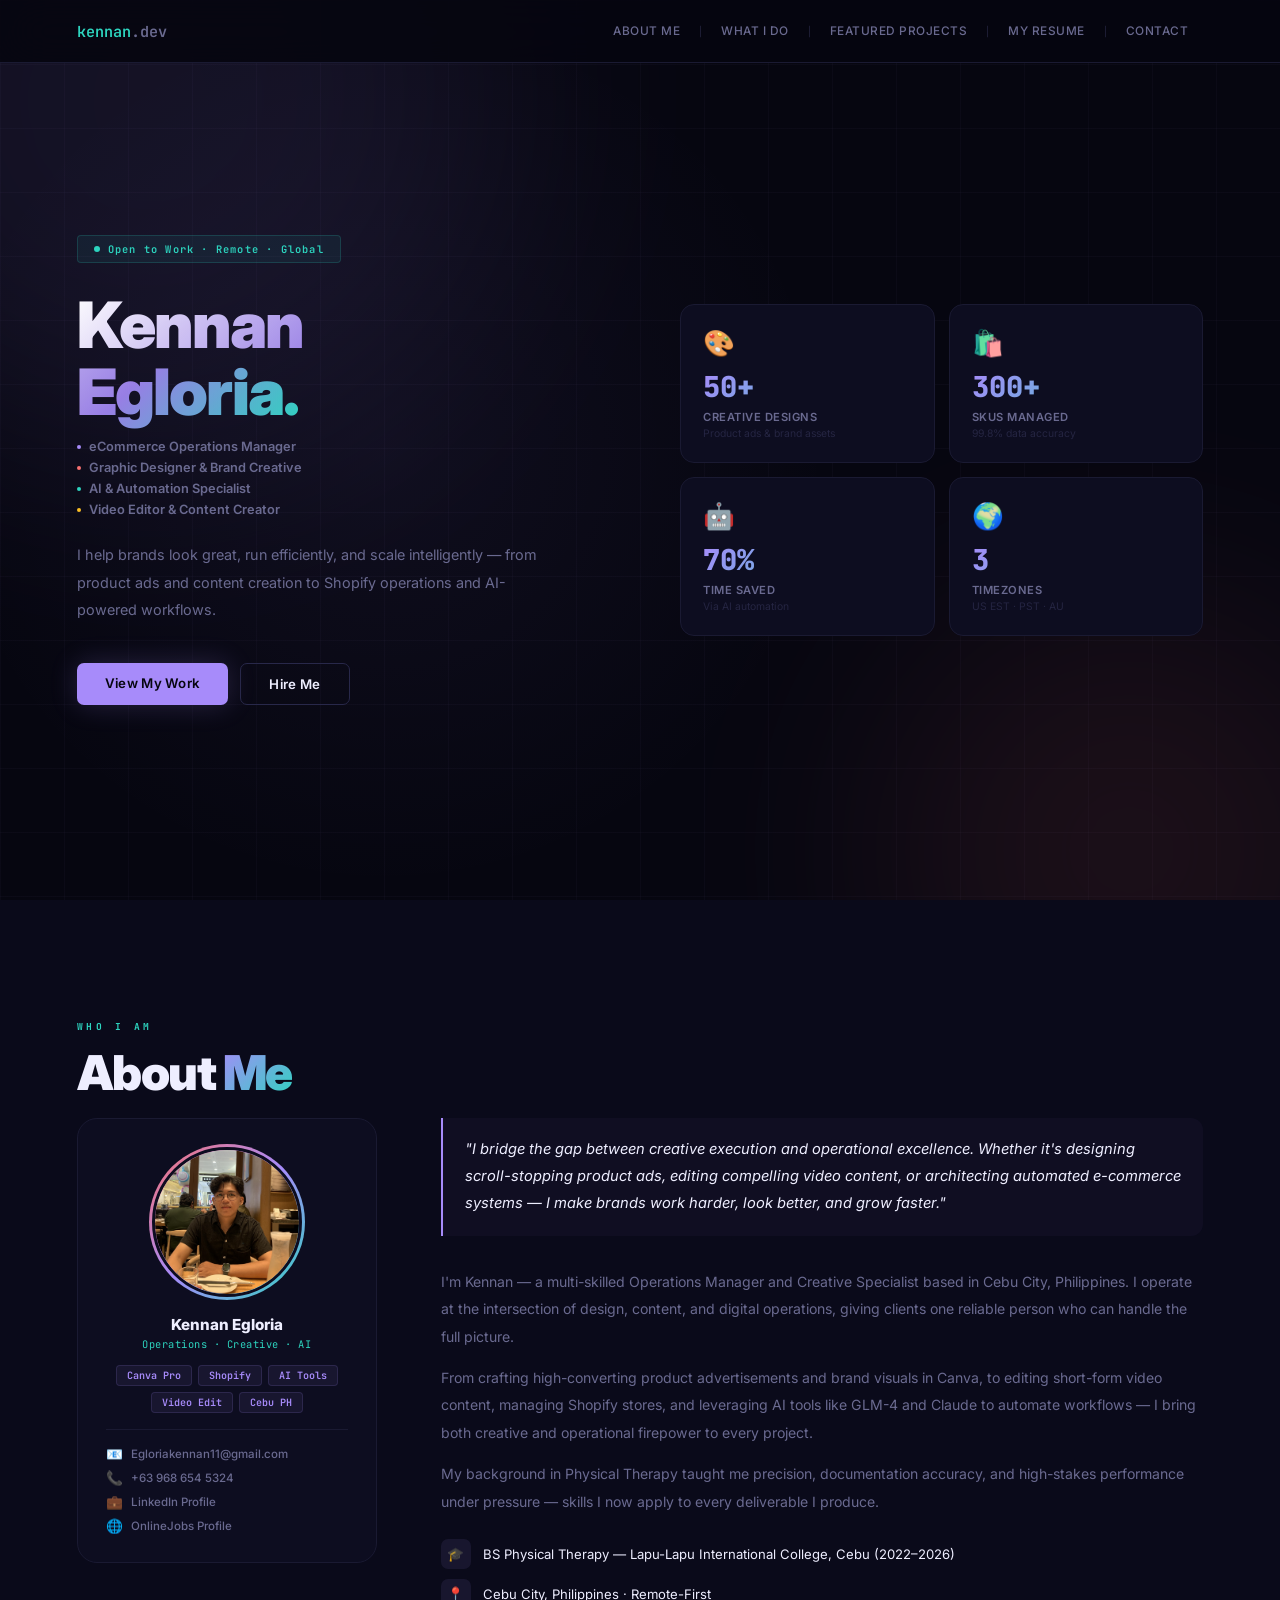
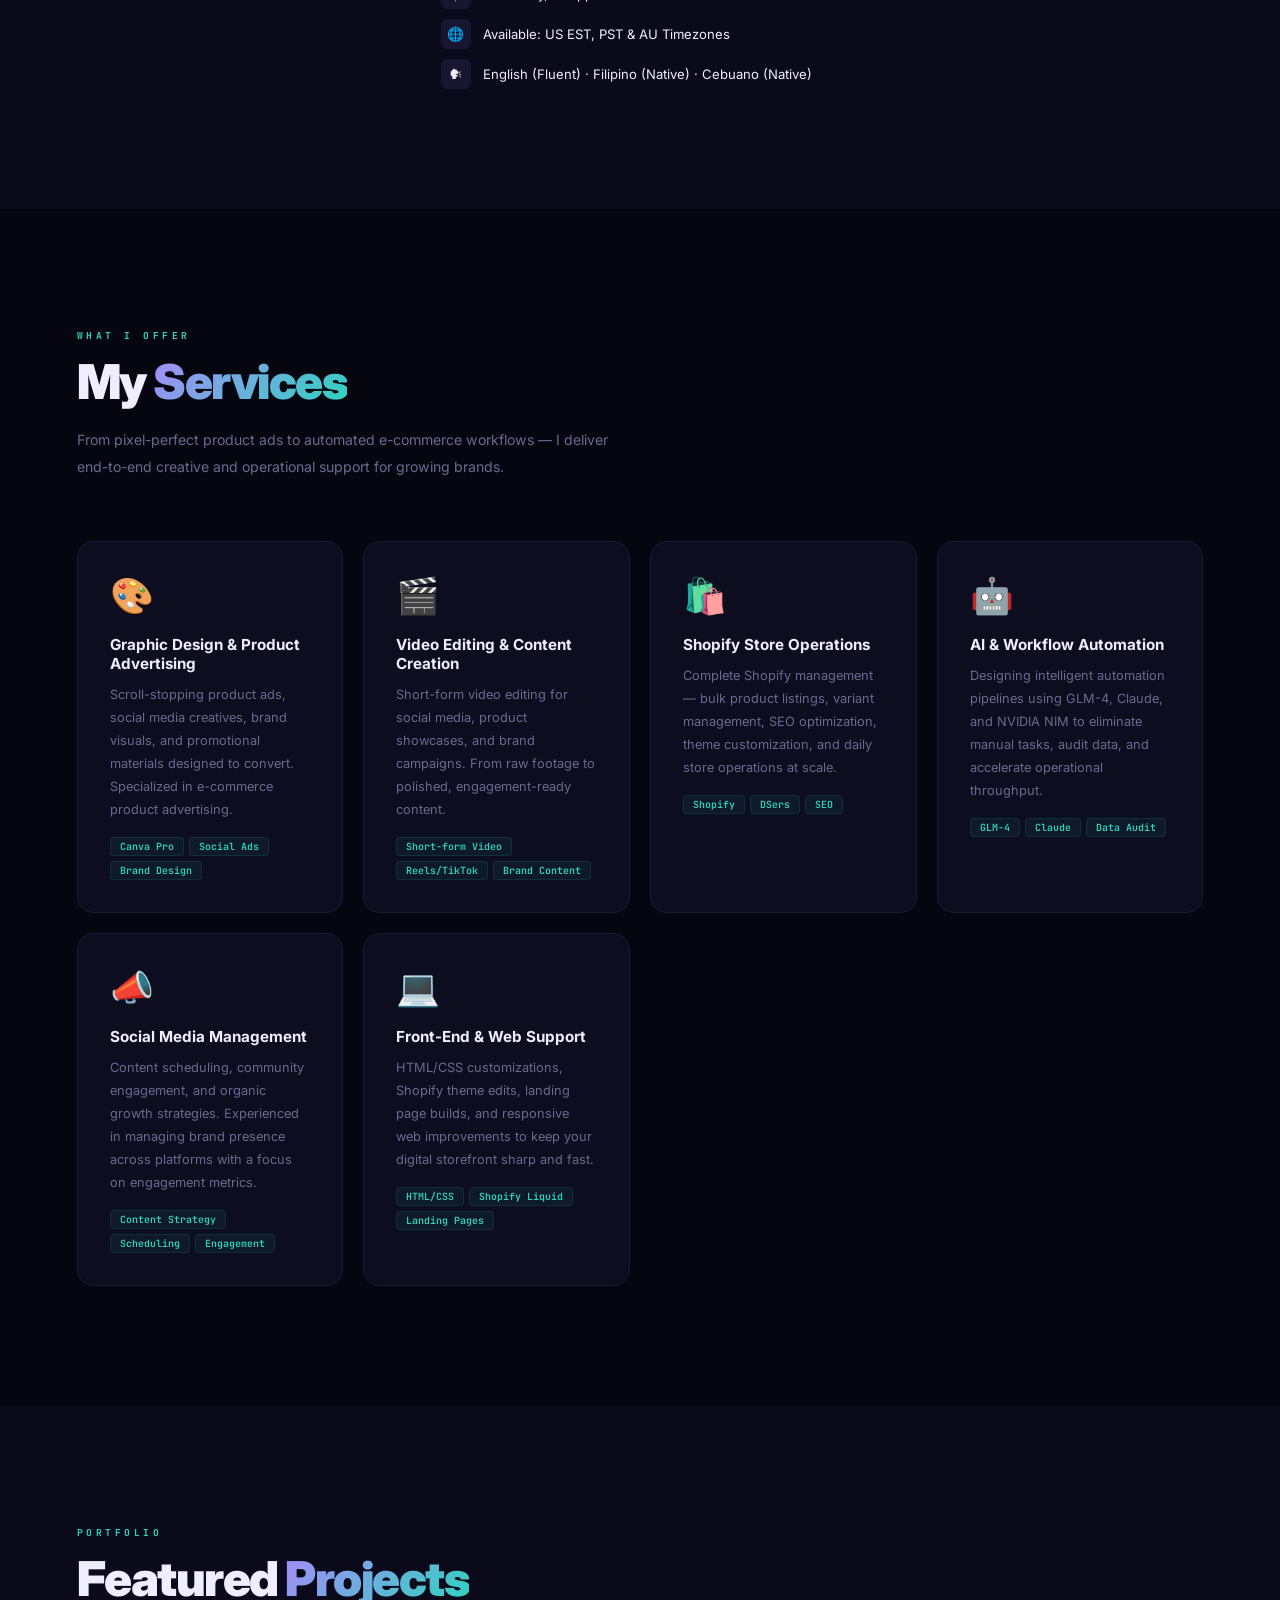
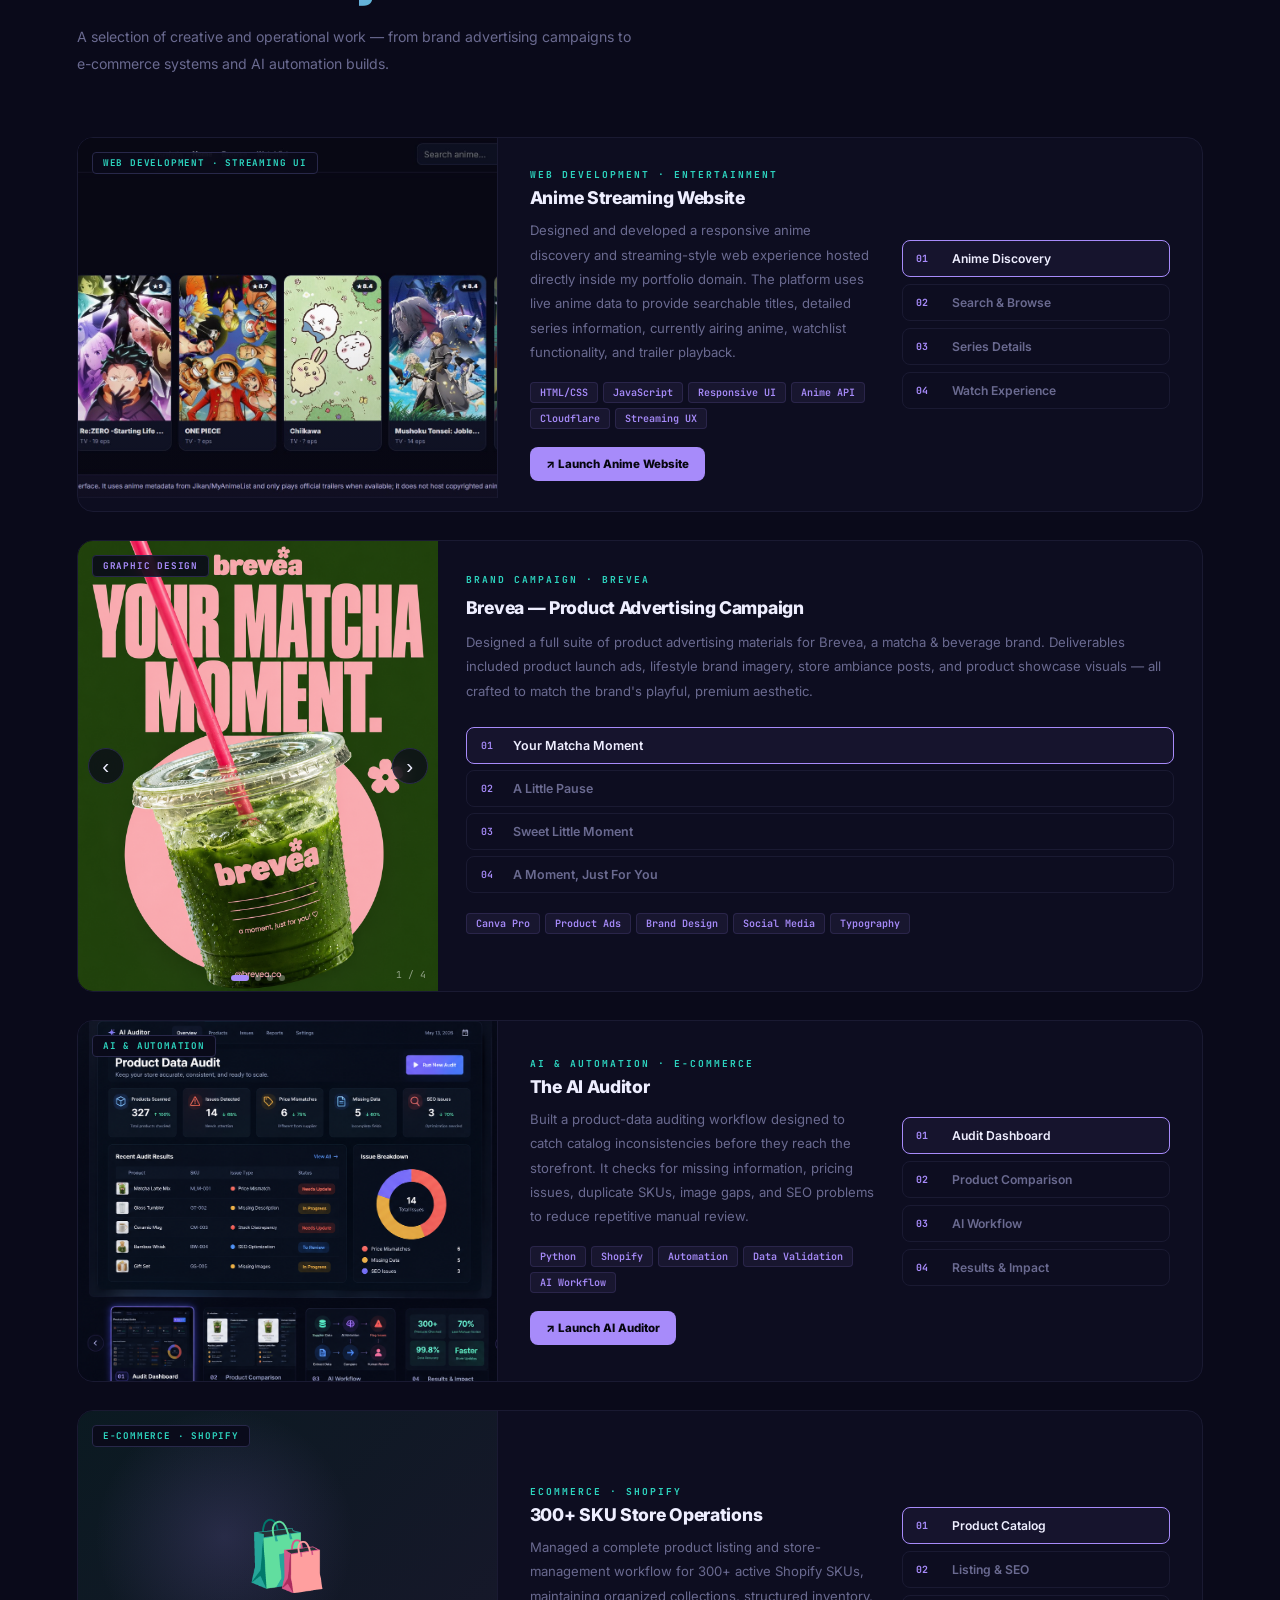
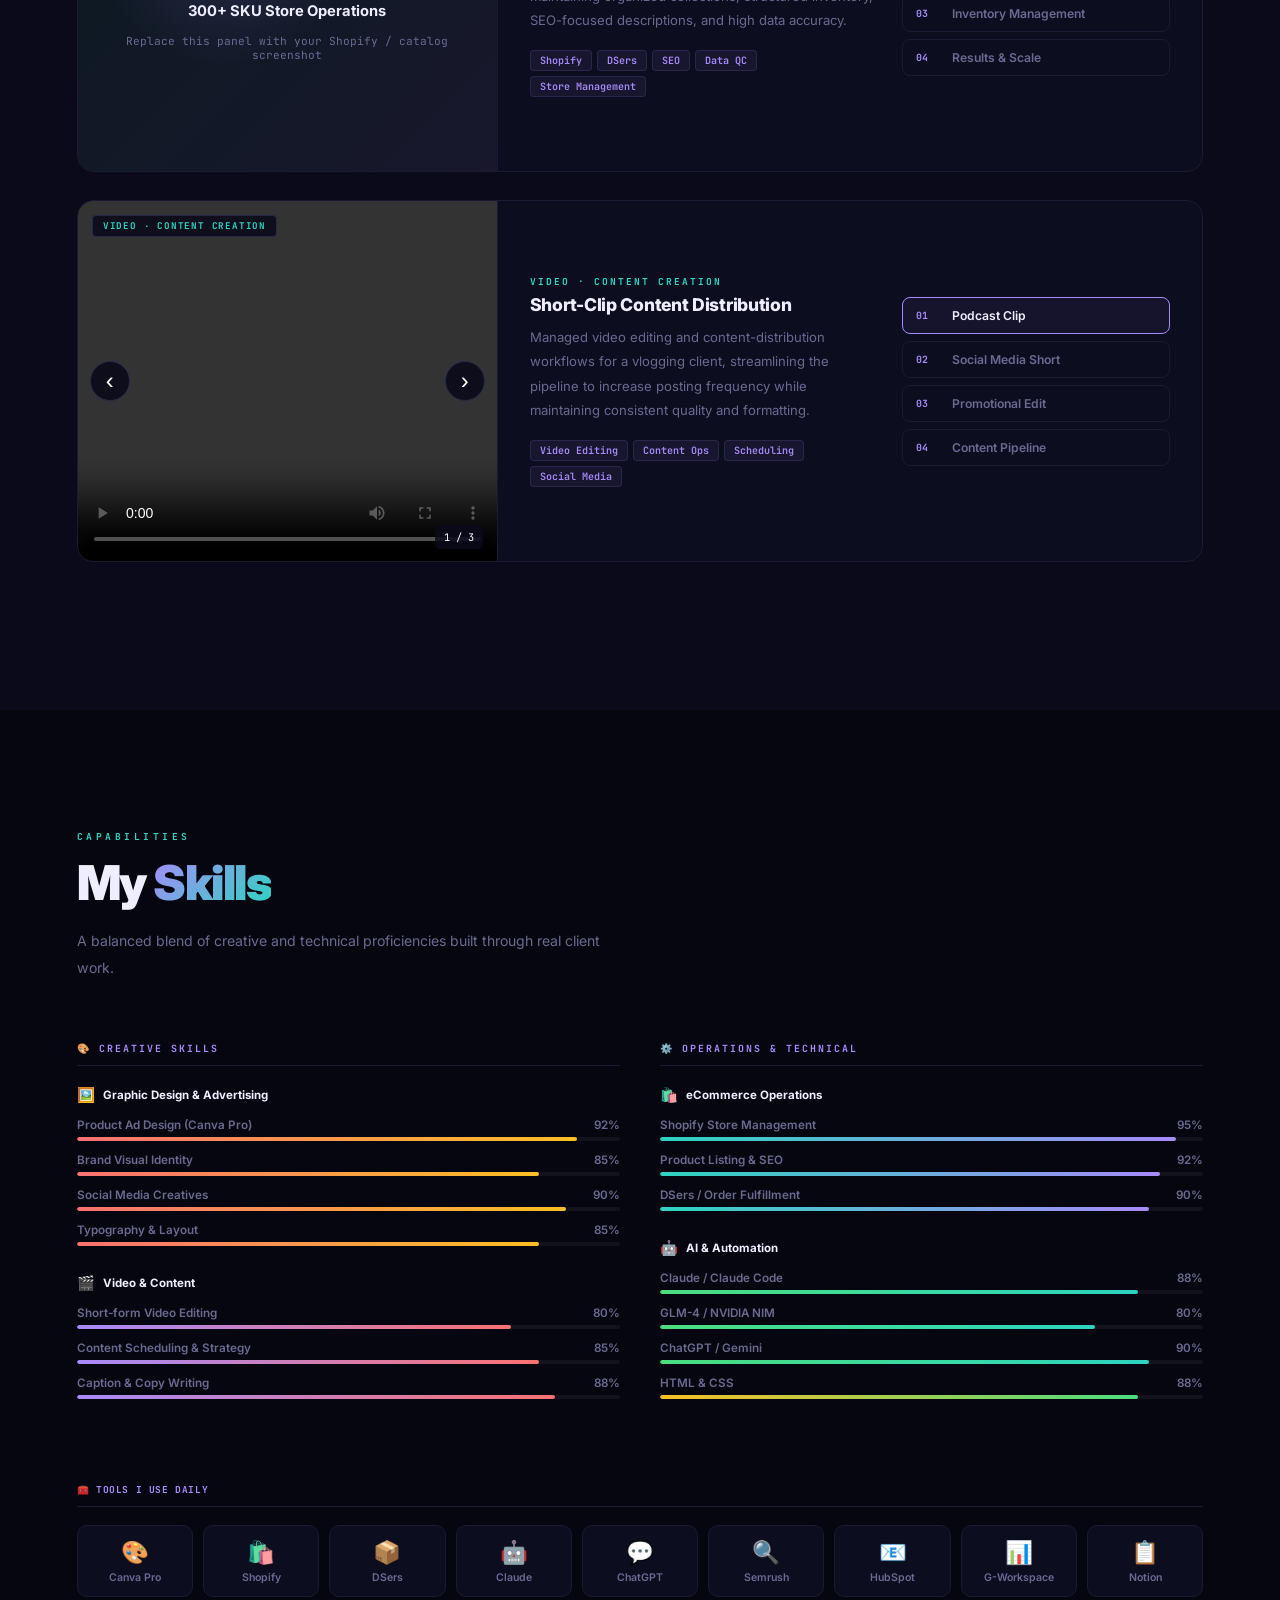
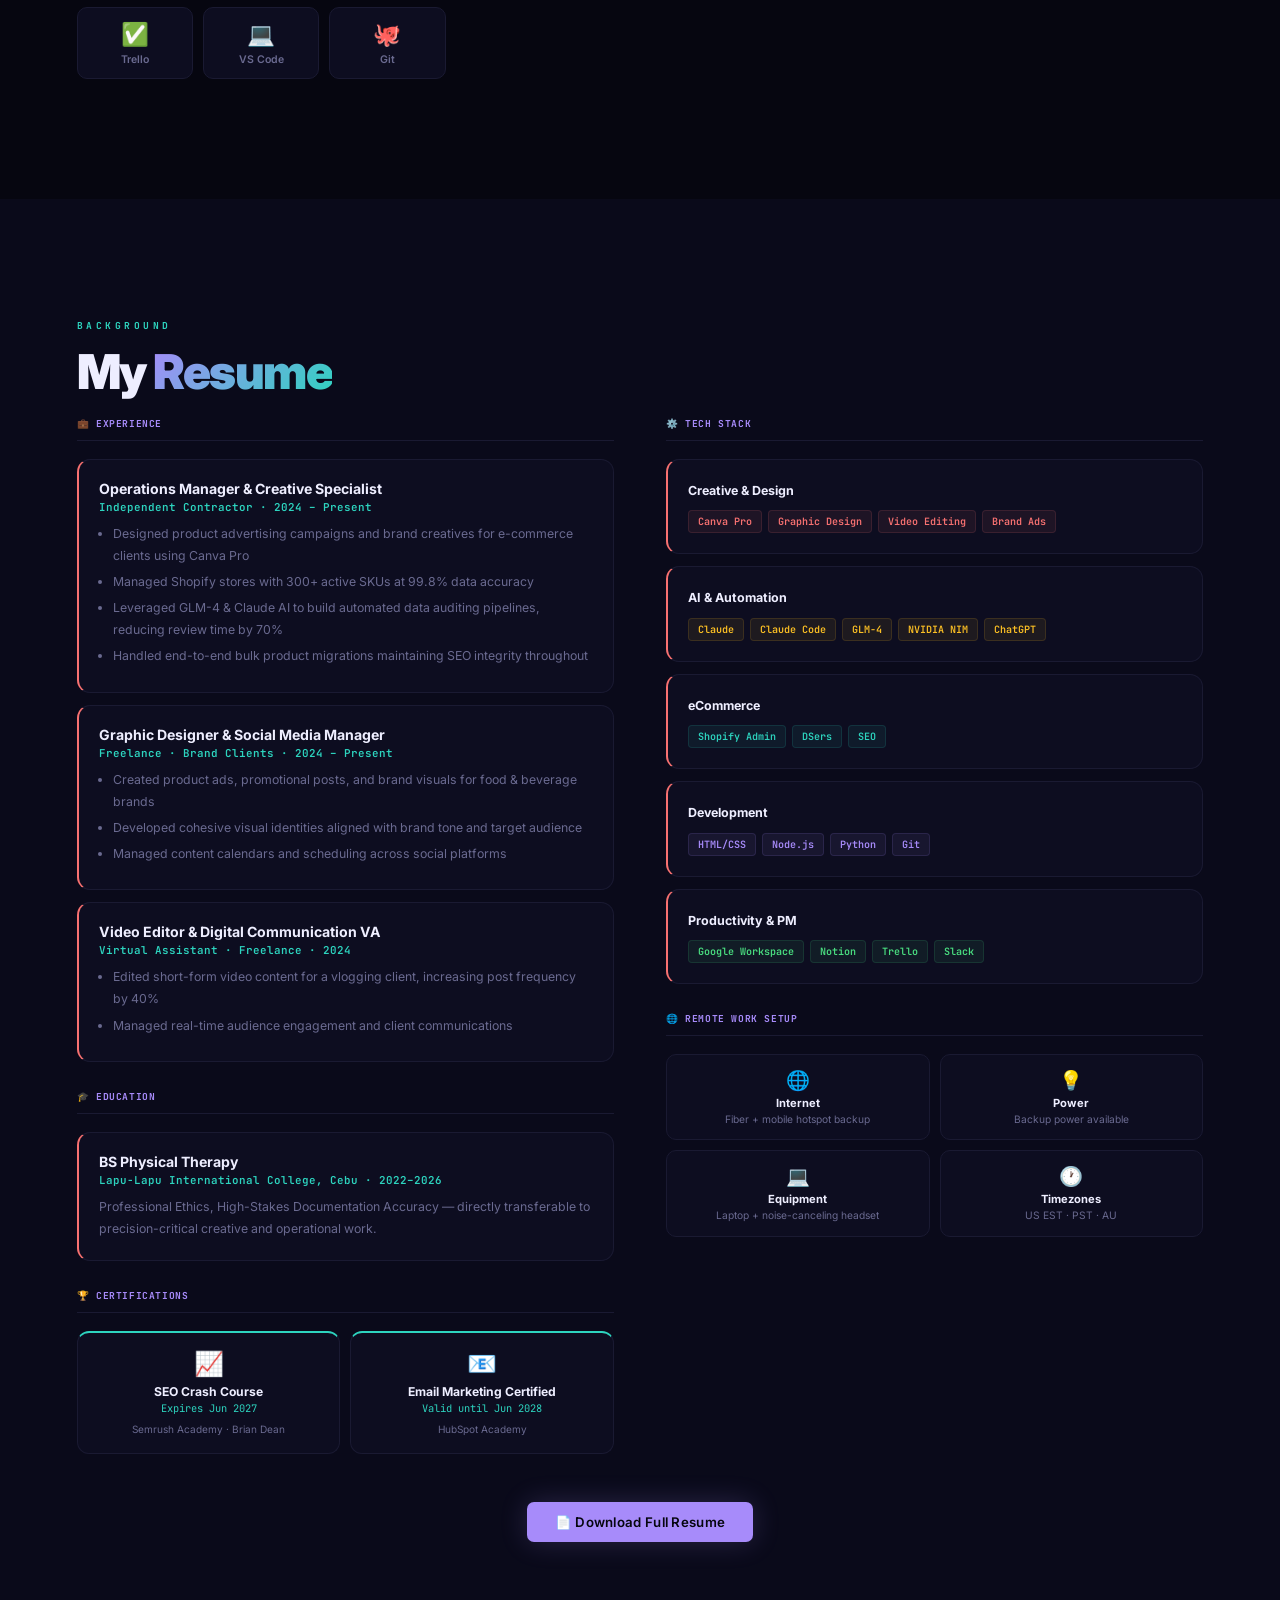
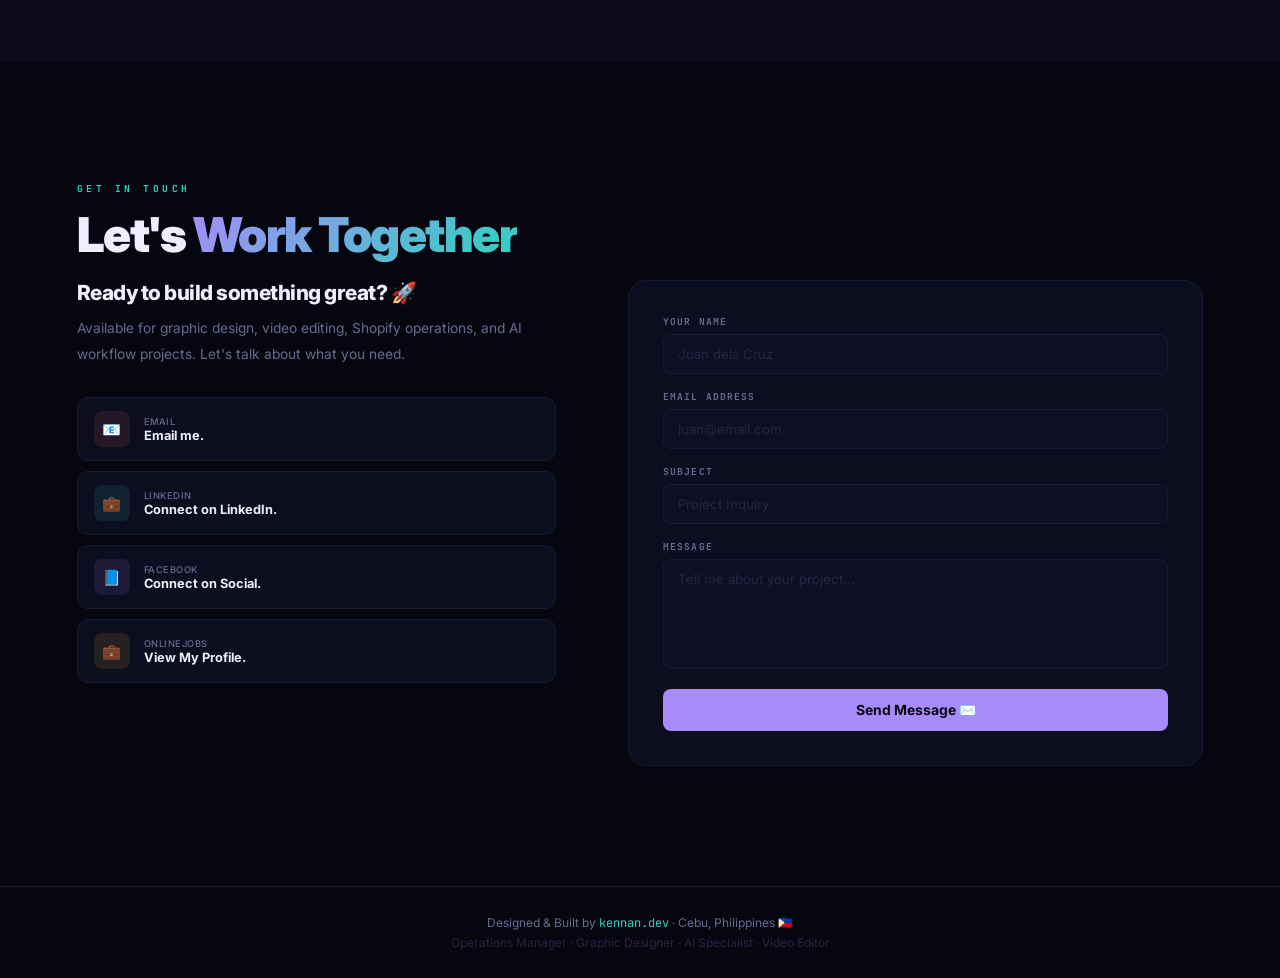
<file: index.html>
<!DOCTYPE html>
<html lang="en">
<head>
<meta charset="UTF-8"/>
<meta name="viewport" content="width=device-width,initial-scale=1.0"/>
<title>Kennan Egloria | Operations Manager & Creative Specialist</title>
<link rel="preconnect" href="https://fonts.googleapis.com"/>
<link href="https://fonts.googleapis.com/css2?family=Inter:wght@300;400;500;600;700;800;900&family=JetBrains+Mono:wght@400;600&display=swap" rel="stylesheet"/>
<style>
*{margin:0;padding:0;box-sizing:border-box;}
:root{
  --coral:#f87171;--violet:#a78bfa;--teal:#2dd4bf;--yellow:#fbbf24;--green:#4ade80;
  --bg:#060610;--bg2:#0a0a1a;--bg3:#0f0f24;--card:#0d0d20;
  --border:#1a1a32;--border2:#28284a;--text:#eeeeff;--muted:#6a6a90;--dim:#252542;
  --ease:cubic-bezier(0.16,1,0.3,1);
}
html{scroll-behavior:smooth;}
body{font-family:'Inter',sans-serif;background:var(--bg);color:var(--text);overflow-x:hidden;}
::-webkit-scrollbar{width:4px;}
::-webkit-scrollbar-track{background:var(--bg);}
::-webkit-scrollbar-thumb{background:var(--violet);border-radius:99px;}

/* SCROLL ANIMATIONS */
.reveal{opacity:0;transform:translateY(28px);transition:opacity .9s var(--ease),transform .9s var(--ease);}
.reveal.visible{opacity:1;transform:translateY(0);}
.reveal-left{opacity:0;transform:translateX(-32px);transition:opacity .9s var(--ease),transform .9s var(--ease);}
.reveal-left.visible{opacity:1;transform:translateX(0);}
.reveal-right{opacity:0;transform:translateX(32px);transition:opacity .9s var(--ease),transform .9s var(--ease);}
.reveal-right.visible{opacity:1;transform:translateX(0);}
.d1{transition-delay:.06s;}.d2{transition-delay:.13s;}.d3{transition-delay:.20s;}.d4{transition-delay:.27s;}
.d5{transition-delay:.34s;}.d6{transition-delay:.41s;}.d7{transition-delay:.48s;}.d8{transition-delay:.55s;}

/* NAV */
nav{position:fixed;top:0;width:100%;background:rgba(6,6,16,.9);backdrop-filter:blur(24px);z-index:999;padding:16px 6%;display:flex;justify-content:space-between;align-items:center;border-bottom:1px solid var(--border);}
.logo{font-family:'JetBrains Mono',monospace;font-weight:600;font-size:.95rem;color:var(--teal);}
.logo span{color:var(--muted);}
.nav-links{display:flex;align-items:center;gap:2px;}
.nav-links a{text-decoration:none;color:var(--muted);font-weight:500;font-size:.74rem;letter-spacing:.5px;text-transform:uppercase;padding:7px 14px;border-radius:6px;border:1px solid transparent;transition:.2s;}
.nav-links a:hover{color:var(--violet);background:rgba(167,139,250,.06);border-color:rgba(167,139,250,.14);}
.nav-divider{color:var(--dim);font-size:.6rem;padding:0 2px;}

/* HERO */
#hero{min-height:100vh;display:flex;align-items:center;padding:130px 6% 90px;position:relative;overflow:hidden;}
.grid-bg{position:absolute;inset:0;background-image:linear-gradient(rgba(167,139,250,.03) 1px,transparent 1px),linear-gradient(90deg,rgba(167,139,250,.03) 1px,transparent 1px);background-size:64px 64px;}
.radial{position:absolute;inset:0;background:radial-gradient(ellipse 50% 70% at 30% 50%,rgba(167,139,250,.06) 0%,transparent 70%);}
.blob{position:absolute;border-radius:50%;filter:blur(120px);opacity:.09;animation:drift 10s ease-in-out infinite;}
.blob1{width:700px;height:700px;background:var(--violet);top:-250px;left:-200px;}
.blob2{width:500px;height:500px;background:var(--coral);bottom:-200px;right:-100px;animation-delay:4s;}
@keyframes drift{0%,100%{transform:translateY(0) scale(1);}50%{transform:translateY(-24px) scale(1.03);}}

.hero-inner{position:relative;z-index:1;display:grid;grid-template-columns:1fr 1fr;gap:80px;align-items:center;max-width:1200px;width:100%;}
.hero-left{}
.hero-tag{display:inline-flex;align-items:center;gap:8px;background:rgba(45,212,191,.07);border:1px solid rgba(45,212,191,.18);color:var(--teal);font-size:.65rem;font-weight:600;padding:6px 16px;border-radius:4px;margin-bottom:28px;letter-spacing:1.2px;font-family:'JetBrains Mono',monospace;}
.dot{width:6px;height:6px;border-radius:50%;background:var(--teal);animation:pulse 2.2s infinite;}
@keyframes pulse{0%,100%{opacity:1;transform:scale(1);}50%{opacity:.3;transform:scale(.75);}}
.hero-name{font-size:clamp(2.8rem,5vw,4.8rem);font-weight:900;line-height:1.05;letter-spacing:-2px;margin-bottom:14px;}
.hero-name .grad{background:linear-gradient(135deg,#fff 0%,rgba(167,139,250,.9) 60%,var(--teal) 100%);-webkit-background-clip:text;-webkit-text-fill-color:transparent;}
.hero-roles{display:flex;flex-direction:column;gap:6px;margin-bottom:24px;}
.role-pill{display:inline-flex;align-items:center;gap:8px;font-size:.8rem;font-weight:600;color:var(--muted);}
.role-pill .rp-dot{width:4px;height:4px;border-radius:50%;}
.rp1{background:var(--violet);}.rp2{background:var(--coral);}.rp3{background:var(--teal);}.rp4{background:var(--yellow);}
.hero-sub{font-size:.9rem;color:var(--muted);line-height:1.9;max-width:480px;margin-bottom:40px;}
.hero-btns{display:flex;gap:12px;flex-wrap:wrap;}
.btn{padding:12px 28px;border-radius:7px;font-weight:600;font-size:.83rem;cursor:pointer;border:none;transition:.25s;text-decoration:none;display:inline-block;font-family:'Inter',sans-serif;letter-spacing:.3px;}
.btn-primary{background:var(--violet);color:#06060f;box-shadow:0 0 28px rgba(167,139,250,.2);}
.btn-primary:hover{background:#baaafb;transform:translateY(-3px);box-shadow:0 0 40px rgba(167,139,250,.36);}
.btn-outline{background:transparent;border:1px solid var(--border2);color:var(--text);}
.btn-outline:hover{border-color:var(--violet);color:var(--violet);transform:translateY(-3px);}

/* Hero right - stat cards */
.hero-right{display:grid;grid-template-columns:1fr 1fr;gap:14px;}
.h-stat{background:var(--card);border:1px solid var(--border);border-radius:14px;padding:22px;transition:.3s;}
.h-stat:hover{border-color:var(--border2);transform:translateY(-4px);}
.h-stat .hs-icon{font-size:1.6rem;margin-bottom:10px;}
.h-stat .hs-num{font-size:1.8rem;font-weight:900;font-family:'JetBrains Mono',monospace;background:linear-gradient(135deg,var(--violet),var(--teal));-webkit-background-clip:text;-webkit-text-fill-color:transparent;margin-bottom:4px;}
.h-stat .hs-lbl{font-size:.7rem;color:var(--muted);font-weight:600;letter-spacing:.5px;text-transform:uppercase;}
.h-stat .hs-sub{font-size:.65rem;color:var(--dim);margin-top:3px;}

/* SECTIONS */
section{padding:120px 6%;}
.sec-label{font-size:.6rem;font-weight:700;letter-spacing:3.5px;text-transform:uppercase;color:var(--teal);margin-bottom:10px;font-family:'JetBrains Mono',monospace;}
.sec-title{font-size:clamp(2rem,4vw,3rem);font-weight:900;margin-bottom:16px;letter-spacing:-1.5px;}
.sec-title span{background:linear-gradient(135deg,var(--violet),var(--teal));-webkit-background-clip:text;-webkit-text-fill-color:transparent;}
.sec-desc{font-size:.88rem;color:var(--muted);line-height:1.9;max-width:560px;margin-bottom:60px;}

/* ABOUT */
#about{background:var(--bg2);}
.about-grid{display:grid;grid-template-columns:300px 1fr;gap:64px;align-items:start;}
.about-photo-col{}
.about-photo-card{background:var(--card);border:1px solid var(--border);border-radius:20px;padding:28px;text-align:center;position:sticky;top:100px;}
.photo-wrap{position:relative;width:150px;height:150px;margin:0 auto 18px;}
.photo-wrap::before{content:'';position:absolute;inset:-3px;border-radius:50%;background:linear-gradient(135deg,var(--coral),var(--violet),var(--teal));z-index:0;animation:spin 7s linear infinite;}
@keyframes spin{0%{filter:hue-rotate(0deg);}100%{filter:hue-rotate(360deg);}}
.photo-wrap img{position:relative;z-index:1;width:100%;height:100%;border-radius:50%;object-fit:cover;object-position:center top;border:3px solid var(--card);}
.apc-name{font-size:.95rem;font-weight:800;color:var(--text);margin-bottom:3px;}
.apc-role{font-size:.65rem;color:var(--teal);font-family:'JetBrains Mono',monospace;letter-spacing:.5px;margin-bottom:14px;}
.apc-tags{display:flex;flex-wrap:wrap;gap:6px;justify-content:center;}
.tag{background:rgba(167,139,250,.07);border:1px solid rgba(167,139,250,.14);color:var(--violet);border-radius:4px;padding:3px 10px;font-size:.63rem;font-weight:600;font-family:'JetBrains Mono',monospace;}
.divider{width:100%;height:1px;background:var(--border);margin:16px 0;}
.apc-contacts{display:flex;flex-direction:column;gap:8px;}
.apc-contact{display:flex;align-items:center;gap:8px;text-decoration:none;font-size:.72rem;color:var(--muted);font-weight:500;transition:.2s;}
.apc-contact:hover{color:var(--violet);}
.apc-contact .cc{font-size:.85rem;}

.about-content{}
.quote{border-left:2px solid var(--violet);padding:18px 22px;background:rgba(167,139,250,.04);border-radius:0 12px 12px 0;color:var(--text);font-style:italic;font-size:.92rem;line-height:1.85;margin-bottom:32px;}
.about-content p{color:var(--muted);line-height:1.95;font-size:.88rem;margin-bottom:14px;}
.info-rows{display:flex;flex-direction:column;gap:10px;margin-top:24px;}
.info-row{display:flex;align-items:center;gap:12px;font-size:.82rem;color:var(--text);}
.info-row .ico{width:30px;height:30px;border-radius:7px;background:rgba(167,139,250,.09);display:flex;align-items:center;justify-content:center;font-size:.85rem;flex-shrink:0;}

/* SERVICES */
#services{background:var(--bg);}
.services-grid{display:grid;grid-template-columns:repeat(auto-fit,minmax(260px,1fr));gap:20px;}
.svc-card{background:var(--card);border:1px solid var(--border);border-radius:16px;padding:32px;transition:transform .35s var(--ease),border-color .3s,box-shadow .35s var(--ease);position:relative;overflow:hidden;cursor:default;}
.svc-card::after{content:'';position:absolute;bottom:0;left:0;right:0;height:2px;background:linear-gradient(90deg,var(--violet),var(--teal));opacity:0;transition:.3s;}
.svc-card:hover{transform:translateY(-8px);border-color:var(--border2);box-shadow:0 28px 64px rgba(0,0,0,.5);}
.svc-card:hover::after{opacity:1;}
.svc-icon{font-size:2.2rem;margin-bottom:18px;}
.svc-card h4{font-size:.95rem;font-weight:700;color:var(--text);margin-bottom:10px;}
.svc-card p{font-size:.8rem;color:var(--muted);line-height:1.8;}
.svc-tags{display:flex;flex-wrap:wrap;gap:5px;margin-top:16px;}
.svc-tag{background:rgba(45,212,191,.06);border:1px solid rgba(45,212,191,.12);color:var(--teal);font-size:.62rem;font-weight:600;padding:2px 9px;border-radius:4px;font-family:'JetBrains Mono',monospace;}

/* PROJECTS */
#projects{background:var(--bg2);}
/* Featured large project */
.proj-featured{display:grid;grid-template-columns:1fr 1fr;gap:28px;margin-bottom:28px;}
.proj-card{background:var(--card);border:1px solid var(--border);border-radius:16px;overflow:hidden;transition:transform .35s var(--ease),border-color .3s,box-shadow .35s var(--ease);}
.proj-card:hover{transform:translateY(-6px);border-color:rgba(167,139,250,.3);box-shadow:0 24px 56px rgba(0,0,0,.5);}
.proj-card.large{grid-column:span 2;}

/* BREVEA SLIDER */
.brevea-card{padding:0;overflow:hidden;}
.brevea-layout{display:grid;grid-template-columns:auto 1fr;align-items:start;}
.brevea-slider-wrap{position:relative;background:#000;flex-shrink:0;width:360px;}
.brevea-badge{position:absolute;top:14px;left:14px;z-index:10;background:rgba(10,10,26,.85);border:1px solid var(--border2);color:var(--violet);font-size:.58rem;font-weight:700;padding:4px 10px;border-radius:4px;letter-spacing:.8px;font-family:'JetBrains Mono',monospace;backdrop-filter:blur(8px);}
.brevea-slider{width:360px;overflow:hidden;aspect-ratio:4/5;position:relative;}
.brevea-slide{position:absolute;inset:0;opacity:0;transition:opacity .5s var(--ease);display:flex;align-items:center;justify-content:center;background:#111;}
.brevea-slide.active{opacity:1;position:relative;}
.brevea-slide img{width:100%;height:100%;object-fit:contain;display:block;}
.slide-fb{display:flex;flex-direction:column;align-items:center;justify-content:center;gap:10px;height:100%;color:var(--muted);font-size:3rem;}
.slide-fb span{font-size:.7rem;font-family:'JetBrains Mono',monospace;color:var(--dim);}
.sl-btn{position:absolute;top:50%;transform:translateY(-50%);background:rgba(10,10,26,.75);border:1px solid var(--border2);color:var(--text);width:36px;height:36px;border-radius:50%;font-size:1.3rem;cursor:pointer;z-index:10;backdrop-filter:blur(8px);transition:.2s;display:flex;align-items:center;justify-content:center;line-height:1;}
.sl-btn:hover{background:var(--violet);color:#06060f;border-color:var(--violet);}
.sl-prev{left:10px;}.sl-next{right:10px;}
.sl-dots{position:absolute;bottom:10px;left:50%;transform:translateX(-50%);display:flex;gap:6px;z-index:10;}
.sl-dot{width:6px;height:6px;border-radius:50%;background:rgba(255,255,255,.3);cursor:pointer;transition:.3s;}
.sl-dot.active{background:var(--violet);width:18px;border-radius:4px;}
.sl-counter{position:absolute;bottom:10px;right:12px;font-size:.6rem;font-family:'JetBrains Mono',monospace;color:rgba(255,255,255,.5);z-index:10;}
.brevea-info{padding:32px 28px;display:flex;flex-direction:column;justify-content:center;}
.brevea-info h4{font-size:1.1rem;font-weight:800;color:var(--text);margin:6px 0 12px;letter-spacing:-.3px;}
.brevea-info p{font-size:.82rem;color:var(--muted);line-height:1.85;margin-bottom:24px;}
.brevea-slides-list{display:flex;flex-direction:column;gap:6px;}
.bsl-item{display:flex;align-items:center;gap:12px;padding:10px 14px;border-radius:8px;border:1px solid var(--border);cursor:pointer;transition:.25s;}
.bsl-item:hover,.bsl-item.active{border-color:var(--violet);background:rgba(167,139,250,.06);}
.bsl-num{font-size:.62rem;font-family:'JetBrains Mono',monospace;color:var(--violet);font-weight:600;width:20px;flex-shrink:0;}
.bsl-lbl{font-size:.78rem;font-weight:600;color:var(--muted);}
.bsl-item.active .bsl-lbl{color:var(--text);}
@media(max-width:900px){
  .brevea-layout{grid-template-columns:1fr;}
  .brevea-slider-wrap,.brevea-slider{width:100%;}
}
.proj-thumb{height:220px;display:flex;align-items:center;justify-content:center;font-size:3rem;position:relative;overflow:hidden;}
.proj-thumb img{width:100%;height:100%;object-fit:cover;transition:.4s;}
.proj-card:hover .proj-thumb img{transform:scale(1.04);}
.proj-thumb-fallback{width:100%;height:100%;display:flex;align-items:center;justify-content:center;font-size:3rem;}
.pt1{background:linear-gradient(135deg,rgba(45,212,191,.15),rgba(167,139,250,.08));}
.pt2{background:linear-gradient(135deg,rgba(248,113,113,.15),rgba(251,191,36,.08));}
.pt3{background:linear-gradient(135deg,rgba(167,139,250,.15),rgba(248,113,113,.08));}
.pt4{background:linear-gradient(135deg,rgba(74,222,128,.15),rgba(45,212,191,.08));}
.pt5{background:linear-gradient(135deg,rgba(251,191,36,.15),rgba(74,222,128,.08));}
.proj-badge{position:absolute;top:14px;right:14px;background:rgba(10,10,26,.8);border:1px solid var(--border2);color:var(--violet);font-size:.58rem;font-weight:700;padding:4px 10px;border-radius:4px;letter-spacing:.8px;font-family:'JetBrains Mono',monospace;backdrop-filter:blur(8px);}
.proj-body{padding:24px;}
.proj-client{font-size:.6rem;font-weight:700;letter-spacing:2px;text-transform:uppercase;color:var(--teal);margin-bottom:5px;font-family:'JetBrains Mono',monospace;}
.proj-body h4{font-size:.98rem;font-weight:700;margin-bottom:8px;color:var(--text);}
.proj-body p{font-size:.78rem;color:var(--muted);line-height:1.8;margin-bottom:14px;}
.proj-tags{display:flex;flex-wrap:wrap;gap:5px;}
.ptag{background:rgba(167,139,250,.07);border:1px solid rgba(167,139,250,.13);color:var(--violet);font-size:.63rem;font-weight:600;padding:3px 9px;border-radius:4px;font-family:'JetBrains Mono',monospace;}
.proj-grid-small{display:grid;grid-template-columns:repeat(auto-fit,minmax(280px,1fr));gap:22px;}


/* PROJECT ACTION BUTTON */
.proj-actions{margin-top:18px;display:flex;gap:10px;flex-wrap:wrap;}
.proj-launch{
  display:inline-flex;align-items:center;gap:8px;
  padding:10px 16px;border-radius:8px;
  background:linear-gradient(135deg,var(--violet),#6d5dfc);
  color:#070711;text-decoration:none;font-size:.72rem;font-weight:800;
  border:1px solid rgba(167,139,250,.28);
  box-shadow:0 8px 24px rgba(167,139,250,.14);
  transition:.25s;
}
.proj-launch:hover{transform:translateY(-2px);box-shadow:0 12px 30px rgba(167,139,250,.25);}


/* AI AUDITOR FEATURED CASE STUDY */
.ai-featured{padding:0;overflow:hidden;margin-bottom:28px;}
.ai-featured-layout{
  display:grid;
  grid-template-columns:minmax(420px, .95fr) minmax(0, 1.25fr);
  align-items:stretch;
}
.ai-featured-media{
  position:relative;
  background:#070b16;
  overflow:hidden;
  min-height:430px;
  border-right:1px solid var(--border);
}
.ai-featured-media img{
  width:100%;
  height:100%;
  object-fit:cover;
  object-position:left center;
  display:block;
  transition:transform .45s var(--ease);
}
.ai-featured:hover .ai-featured-media img{transform:scale(1.015);}
.ai-featured-badge{
  position:absolute;
  top:14px;
  left:14px;
  z-index:2;
  background:rgba(10,10,26,.9);
  border:1px solid var(--border2);
  color:var(--teal);
  font-size:.58rem;
  font-weight:700;
  padding:4px 10px;
  border-radius:4px;
  letter-spacing:.8px;
  font-family:'JetBrains Mono',monospace;
  backdrop-filter:blur(8px);
}
.ai-featured-info{
  padding:34px 32px;
  display:flex;
  flex-direction:column;
  justify-content:center;
}
.ai-featured-info h4{
  font-size:1.15rem;
  font-weight:800;
  color:var(--text);
  margin:6px 0 12px;
  letter-spacing:-.3px;
}
.ai-featured-info>p{
  font-size:.82rem;
  color:var(--muted);
  line-height:1.85;
  margin-bottom:24px;
}
.ai-case-list{display:flex;flex-direction:column;gap:7px;}
.ai-case-item{
  display:flex;
  align-items:center;
  gap:12px;
  padding:11px 14px;
  border-radius:8px;
  border:1px solid var(--border);
  transition:.25s;
}
.ai-case-item:first-child,
.ai-case-item:hover{
  border-color:var(--violet);
  background:rgba(167,139,250,.06);
}
.ai-case-num{
  width:24px;
  flex-shrink:0;
  font-size:.62rem;
  font-family:'JetBrains Mono',monospace;
  color:var(--violet);
  font-weight:700;
}
.ai-case-label{font-size:.78rem;font-weight:600;color:var(--muted);}
.ai-case-item:first-child .ai-case-label{color:var(--text);}
.ai-actions{display:flex;gap:10px;flex-wrap:wrap;margin-top:20px;}
.ai-launch{
  display:inline-flex;
  align-items:center;
  gap:8px;
  padding:10px 16px;
  border-radius:8px;
  text-decoration:none;
  font-size:.72rem;
  font-weight:800;
  background:var(--violet);
  color:#06060f;
  transition:.25s;
}
.ai-launch:hover{transform:translateY(-2px);background:#baaafb;}
@media(max-width:900px){
  .ai-featured-layout{grid-template-columns:1fr;}
  .ai-featured-media{min-height:0;border-right:none;border-bottom:1px solid var(--border);}
  .ai-featured-media img{height:auto;aspect-ratio:16/10;object-fit:cover;}
}

/* ===== PROJECT MODAL IMAGE CAROUSEL ===== */

.project-modal-media {
  position: relative;
}

.modal-gallery-image {
  width: 100%;
  height: 100%;
  max-height: 560px;
  object-fit: contain;
  display: block;
  background: #03040a;
}

.modal-gallery-btn {
  position: absolute;
  top: 50%;
  transform: translateY(-50%);
  z-index: 20;

  width: 48px;
  height: 48px;

  display: flex;
  align-items: center;
  justify-content: center;

  border-radius: 50%;
  border: 1px solid rgba(167, 139, 250, 0.35);

  background: rgba(5, 5, 18, 0.9);
  color: white;

  font-size: 1.7rem;
  cursor: pointer;

  backdrop-filter: blur(10px);
  transition: 0.2s ease;
}

.modal-gallery-btn:hover {
  background: #a78bfa;
  color: #050510;
  transform: translateY(-50%) scale(1.08);
}

.modal-gallery-prev {
  left: 20px;
}

.modal-gallery-next {
  right: 20px;
}

.modal-gallery-dots {
  position: absolute;
  left: 50%;
  bottom: 18px;
  transform: translateX(-50%);

  display: flex;
  align-items: center;
  gap: 7px;

  z-index: 20;

  padding: 8px 11px;

  background: rgba(5, 5, 15, 0.72);
  border-radius: 30px;

  backdrop-filter: blur(8px);
}

.modal-gallery-dot {
  width: 7px;
  height: 7px;

  border: 0;
  border-radius: 50%;

  background: rgba(255,255,255,.35);
  cursor: pointer;

  padding: 0;

  transition: 0.2s ease;
}

.modal-gallery-dot.active {
  width: 23px;
  border-radius: 20px;
  background: #a78bfa;
}

/* image counter */
.modal-gallery-counter {
  position: absolute;
  right: 20px;
  bottom: 18px;

  z-index: 20;

  padding: 7px 10px;

  border-radius: 6px;

  background: rgba(5,5,15,.72);

  color: #ddd;

  font-family: "JetBrains Mono", monospace;
  font-size: .65rem;

  backdrop-filter: blur(8px);
}


/* ===== PHONE ===== */

@media (max-width: 600px) {

  .modal-gallery-btn {
    width: 40px;
    height: 40px;
    font-size: 1.35rem;
  }

  .modal-gallery-prev {
    left: 10px;
  }

  .modal-gallery-next {
    right: 10px;
  }

  .modal-gallery-dots {
    bottom: 12px;
  }

  .modal-gallery-counter {
    right: 12px;
    bottom: 12px;
  }

}
/* UNIFIED FEATURED PROJECT ROWS */
.case-project{
  padding:0;
  overflow:hidden;
  margin-bottom:28px;
}
.case-layout{
  display:grid;
  grid-template-columns:420px 1fr;
  min-height:360px;
  align-items:stretch;
}
.case-media {
  width: 420px;
  height: 360px;
}
.case-media{
  width:420px;
  height:360px;
  position:relative;
  overflow:hidden;
  background:#080a14;
  border-right:1px solid var(--border);
}
.case-media img,
.case-media video{
  width:100%;
  height:100%;
  object-fit:cover;
  display:block;
}
.case-media.contain img,
.case-media.contain video{
  object-fit:contain;
  background:#05060b;
}

/* PODCAST VIDEO SLIDER */
.podcast-slider {
  position: relative;
  background: #05060b;
  overflow: hidden;
}

/* Keep both videos in the same fixed media area */
.podcast-video {
  position: absolute;
  inset: 0;

  width: 100%;
  height: 100%;

  object-fit: contain;
  background: #05060b;

  opacity: 0;
  visibility: hidden;
  pointer-events: none;

  transition: opacity .3s ease;
}

/* Show only the selected video */
.podcast-video.active {
  opacity: 1;
  visibility: visible;
  pointer-events: auto;
}

/* Slider arrows */
.podcast-arrow {
  position: absolute;
  top: 50%;
  transform: translateY(-50%);

  width: 40px;
  height: 40px;

  border-radius: 50%;
  border: 1px solid var(--border2);

  background: rgba(10, 10, 26, .92);
  color: white;

  font-size: 1.5rem;

  display: flex;
  align-items: center;
  justify-content: center;

  cursor: pointer;
  z-index: 50;

  transition: .25s;
}

.podcast-arrow:hover {
  background: var(--violet);
  color: #060610;
}

.podcast-prev {
  left: 12px;
}

.podcast-next {
  right: 12px;
}

.podcast-counter {
  position: absolute;
  right: 14px;
  bottom: 12px;

  z-index: 50;

  background: rgba(10, 10, 26, .85);
  color: white;

  padding: 5px 9px;
  border-radius: 5px;

  font-family: 'JetBrains Mono', monospace;
  font-size: .65rem;
}

.case-badge{
  position:absolute;
  top:14px;
  left:14px;
  z-index:3;
  background:rgba(10,10,26,.9);
  border:1px solid var(--border2);
  color:var(--teal);
  font-size:.58rem;
  font-weight:700;
  padding:4px 10px;
  border-radius:4px;
  letter-spacing:.8px;
  font-family:'JetBrains Mono',monospace;
  backdrop-filter:blur(8px);
}
.case-info{
  padding:30px 32px;
  display:grid;
  grid-template-columns:minmax(0,1fr) minmax(260px,.78fr);
  gap:28px;
  align-items:center;
}
.case-copy h4{
  font-size:1.1rem;
  font-weight:800;
  color:var(--text);
  margin:6px 0 10px;
  letter-spacing:-.3px;
}
.case-copy p{
  font-size:.82rem;
  color:var(--muted);
  line-height:1.85;
  margin-bottom:18px;
}
.case-menu{
  display:flex;
  flex-direction:column;
  gap:7px;
}
.case-menu-item{
  display:flex;
  align-items:center;
  gap:12px;
  padding:10px 13px;
  border-radius:8px;
  border:1px solid var(--border);
  transition:.25s;
}
.case-menu-item:first-child,
.case-menu-item:hover{
  border-color:var(--violet);
  background:rgba(167,139,250,.06);
}
.case-menu-num{
  width:24px;
  flex-shrink:0;
  font-size:.62rem;
  font-family:'JetBrains Mono',monospace;
  color:var(--violet);
  font-weight:700;
}
.case-menu-label{
  font-size:.76rem;
  font-weight:600;
  color:var(--muted);
}
.case-menu-item:first-child .case-menu-label{color:var(--text);}
.case-actions{margin-top:18px;}
.case-launch{
  display:inline-flex;
  align-items:center;
  gap:8px;
  padding:10px 16px;
  border-radius:8px;
  background:var(--violet);
  color:#06060f;
  text-decoration:none;
  font-size:.72rem;
  font-weight:800;
  transition:.25s;
}
.case-launch:hover{background:#baaafb;transform:translateY(-2px);}
.case-media-placeholder{
  width:100%;
  height:100%;
  display:flex;
  flex-direction:column;
  align-items:center;
  justify-content:center;
  gap:14px;
  text-align:center;
  padding:28px;
  background:
    radial-gradient(circle at 35% 35%,rgba(167,139,250,.16),transparent 36%),
    linear-gradient(135deg,rgba(45,212,191,.08),rgba(167,139,250,.10));
}
.case-media-placeholder .big{
  font-size:4.2rem;
  line-height:1;
}
.case-media-placeholder strong{
  font-size:.92rem;
  color:var(--text);
}
.case-media-placeholder span{
  font-size:.7rem;
  color:var(--muted);
  font-family:'JetBrains Mono',monospace;
}

@media(max-width:1100px){
  .case-layout{grid-template-columns:360px 1fr;}
  .case-media{width:360px;}
  .case-info{grid-template-columns:1fr;}
}
@media(max-width:900px){
  .case-layout{grid-template-columns:1fr;}
  .case-media{width:100%;height:auto;aspect-ratio:16/10;border-right:none;border-bottom:1px solid var(--border);}
  .case-info{grid-template-columns:1fr;padding:26px 24px;}
}


/* ANIME STREAMING PROJECT PREVIEW */
.anime-preview{
  width:100%;
  height:100%;
  position:relative;
  overflow:hidden;
  background:
    radial-gradient(circle at 72% 24%,rgba(167,139,250,.26),transparent 26%),
    linear-gradient(145deg,#080914 0%,#101329 48%,#090b16 100%);
  padding:22px;
  display:flex;
  flex-direction:column;
}
.anime-preview::before{
  content:'';
  position:absolute;
  inset:0;
  background:
    linear-gradient(90deg,rgba(255,255,255,.025) 1px,transparent 1px),
    linear-gradient(rgba(255,255,255,.025) 1px,transparent 1px);
  background-size:26px 26px;
  pointer-events:none;
}
.anime-mini-nav{
  position:relative;
  z-index:1;
  display:flex;
  align-items:center;
  justify-content:space-between;
  gap:14px;
  margin-top:22px;
}
.anime-mini-brand{
  font-size:.82rem;
  font-weight:900;
  letter-spacing:.6px;
  color:#fff;
}
.anime-mini-brand span{color:var(--violet);}
.anime-mini-links{
  display:flex;
  gap:10px;
  font-size:.5rem;
  color:#8d95b5;
  font-family:'JetBrains Mono',monospace;
}
.anime-hero-mini{
  position:relative;
  z-index:1;
  flex:1;
  display:grid;
  grid-template-columns:1.15fr .85fr;
  align-items:center;
  gap:16px;
  min-height:0;
}
.anime-copy-mini .eyebrow{
  color:var(--teal);
  font-size:.5rem;
  font-weight:800;
  letter-spacing:1.4px;
  text-transform:uppercase;
  font-family:'JetBrains Mono',monospace;
  margin-bottom:7px;
}
.anime-copy-mini h5{
  font-size:1.18rem;
  line-height:1.05;
  margin-bottom:8px;
  color:#fff;
}
.anime-copy-mini p{
  font-size:.54rem;
  line-height:1.55;
  color:#8f96b6;
  margin-bottom:10px;
}
.anime-mini-buttons{
  display:flex;
  gap:6px;
}
.anime-mini-btn{
  padding:5px 8px;
  border-radius:5px;
  font-size:.48rem;
  font-weight:800;
  background:var(--violet);
  color:#070711;
}
.anime-mini-btn.ghost{
  background:rgba(255,255,255,.06);
  color:#dfe2f6;
  border:1px solid rgba(255,255,255,.08);
}
.anime-poster-mini{
  height:165px;
  border-radius:12px;
  overflow:hidden;
  position:relative;
  background:
    linear-gradient(180deg,transparent 45%,rgba(5,6,14,.92) 100%),
    radial-gradient(circle at 50% 28%,#d8c7ff 0 10%,transparent 11%),
    linear-gradient(135deg,#4f46e5,#111827 55%,#0f766e);
  border:1px solid rgba(255,255,255,.08);
  box-shadow:0 18px 40px rgba(0,0,0,.36);
}
.anime-poster-mini::before{
  content:'ANIME';
  position:absolute;
  left:12px;
  bottom:25px;
  font-size:.58rem;
  font-weight:900;
  letter-spacing:2px;
  color:#fff;
}
.anime-poster-mini::after{
  content:'Featured Series';
  position:absolute;
  left:12px;
  bottom:11px;
  font-size:.46rem;
  color:#c5c9df;
}
.anime-trending-mini{
  position:relative;
  z-index:1;
  margin-top:8px;
}
.anime-trending-title{
  font-size:.54rem;
  font-weight:800;
  color:#dfe2f6;
  margin-bottom:7px;
}
.anime-cards-mini{
  display:grid;
  grid-template-columns:repeat(4,1fr);
  gap:7px;
}
.anime-card-mini{
  height:44px;
  border-radius:7px;
  border:1px solid rgba(255,255,255,.07);
  background:linear-gradient(145deg,rgba(167,139,250,.18),rgba(45,212,191,.07));
  position:relative;
  overflow:hidden;
}
.anime-card-mini:nth-child(2){background:linear-gradient(145deg,rgba(248,113,113,.17),rgba(251,191,36,.06));}
.anime-card-mini:nth-child(3){background:linear-gradient(145deg,rgba(45,212,191,.16),rgba(59,130,246,.08));}
.anime-card-mini:nth-child(4){background:linear-gradient(145deg,rgba(251,191,36,.14),rgba(167,139,250,.08));}
.anime-card-mini span{
  position:absolute;
  left:6px;
  bottom:5px;
  font-size:.42rem;
  color:#dfe2f6;
  font-weight:700;
}
@media(max-width:900px){
  .anime-preview{min-height:320px;}
}

/* SKILLS */
#skills{background:var(--bg);}
.skills-cols{display:grid;grid-template-columns:1fr 1fr;gap:40px;}
.skill-col{}
.skill-col-title{font-size:.62rem;font-weight:700;color:var(--violet);margin-bottom:20px;letter-spacing:2px;text-transform:uppercase;font-family:'JetBrains Mono',monospace;padding-bottom:10px;border-bottom:1px solid var(--border);}
.skill-group{margin-bottom:28px;}
.skill-group-label{font-size:.72rem;font-weight:700;color:var(--text);margin-bottom:14px;display:flex;align-items:center;gap:8px;}
.sg-icon{font-size:.9rem;}
.skill-item{margin-bottom:12px;}
.skill-item .label{display:flex;justify-content:space-between;font-size:.73rem;font-weight:600;margin-bottom:5px;color:var(--muted);}
.bar{height:4px;border-radius:99px;background:rgba(255,255,255,.05);overflow:hidden;}
.fill{height:100%;border-radius:99px;}
.fc{background:linear-gradient(90deg,var(--coral),var(--yellow));}
.fv{background:linear-gradient(90deg,var(--violet),var(--coral));}
.ft{background:linear-gradient(90deg,var(--teal),var(--violet));}
.fg{background:linear-gradient(90deg,var(--green),var(--teal));}
.fy{background:linear-gradient(90deg,var(--yellow),var(--green));}

/* tool grid */
.tools-grid{display:grid;grid-template-columns:repeat(auto-fill,minmax(110px,1fr));gap:10px;margin-top:8px;}
.tool-item{background:var(--card);border:1px solid var(--border);border-radius:10px;padding:12px 10px;text-align:center;transition:.25s;}
.tool-item:hover{border-color:var(--border2);transform:translateY(-3px);}
.tool-item .ti{font-size:1.4rem;margin-bottom:5px;}
.tool-item span{font-size:.66rem;color:var(--muted);font-weight:600;display:block;}

/* RESUME */
#resume{background:var(--bg2);}
.resume-grid{display:grid;grid-template-columns:1fr 1fr;gap:52px;}
.r-title{font-size:.6rem;font-weight:700;color:var(--violet);margin-bottom:18px;display:flex;align-items:center;gap:8px;letter-spacing:.6px;text-transform:uppercase;font-family:'JetBrains Mono',monospace;padding-bottom:10px;border-bottom:1px solid var(--border);}
.resume-item{background:var(--card);border:1px solid var(--border);border-radius:13px;padding:20px;margin-bottom:12px;border-left:2px solid var(--coral);transition:.3s;}
.resume-item:hover{border-left-color:var(--violet);box-shadow:0 8px 32px rgba(0,0,0,.3);}
.resume-item h5{font-size:.88rem;font-weight:700;color:var(--text);margin-bottom:3px;}
.resume-item .meta{font-size:.68rem;color:var(--teal);font-weight:600;margin-bottom:9px;font-family:'JetBrains Mono',monospace;}
.resume-item li{font-size:.77rem;color:var(--muted);line-height:1.8;margin-bottom:4px;}
.resume-item ul{padding-left:14px;}
.resume-item p{font-size:.77rem;color:var(--muted);line-height:1.8;}
.cert-grid{display:grid;grid-template-columns:1fr 1fr;gap:10px;}
.cert-card{background:var(--card);border:1px solid var(--border);border-radius:12px;padding:16px;border-top:2px solid var(--teal);transition:.3s;text-align:center;}
.cert-card:hover{border-top-color:var(--violet);box-shadow:0 6px 24px rgba(0,0,0,.3);}
.cert-card .ci{font-size:1.5rem;margin-bottom:6px;}
.cert-card h6{font-size:.76rem;font-weight:700;color:var(--text);margin-bottom:2px;}
.cert-card .cv{font-size:.65rem;color:var(--teal);font-family:'JetBrains Mono',monospace;margin-bottom:2px;}
.cert-card span{font-size:.63rem;color:var(--muted);}
.tech-chips{display:flex;flex-wrap:wrap;gap:6px;margin-top:6px;}
.chip{padding:4px 9px;border-radius:4px;font-size:.63rem;font-weight:600;font-family:'JetBrains Mono',monospace;}
.c1{background:rgba(248,113,113,.07);color:var(--coral);border:1px solid rgba(248,113,113,.13);}
.c2{background:rgba(167,139,250,.07);color:var(--violet);border:1px solid rgba(167,139,250,.13);}
.c3{background:rgba(45,212,191,.07);color:var(--teal);border:1px solid rgba(45,212,191,.13);}
.c4{background:rgba(251,191,36,.07);color:var(--yellow);border:1px solid rgba(251,191,36,.13);}
.c5{background:rgba(74,222,128,.07);color:var(--green);border:1px solid rgba(74,222,128,.13);}
.remote-grid{display:grid;grid-template-columns:1fr 1fr;gap:10px;}
.remote-card{background:var(--card);border:1px solid var(--border);border-radius:10px;padding:13px;text-align:center;transition:.3s;}
.remote-card:hover{border-color:var(--border2);}
.remote-card .ri{font-size:1.2rem;margin-bottom:4px;}
.remote-card h6{font-size:.7rem;font-weight:700;color:var(--text);margin-bottom:2px;}
.remote-card p{font-size:.64rem;color:var(--muted);line-height:1.4;}
.resume-cta{text-align:center;margin-top:48px;}

/* CONTACT */
#contact{background:var(--bg);}
.contact-wrap{display:grid;grid-template-columns:1fr 1.2fr;gap:72px;align-items:start;}
.contact-info h3{font-size:1.3rem;font-weight:800;margin-bottom:10px;letter-spacing:-.5px;}
.contact-info>p{color:var(--muted);line-height:1.9;margin-bottom:30px;font-size:.86rem;}
.contact-link{display:flex;align-items:center;gap:14px;margin-bottom:10px;text-decoration:none;color:var(--text);font-weight:600;padding:13px 16px;background:var(--card);border:1px solid var(--border);border-radius:11px;transition:.25s;}
.contact-link:hover{border-color:var(--violet);transform:translateX(5px);box-shadow:0 0 20px rgba(167,139,250,.08);}
.cico{width:36px;height:36px;border-radius:8px;display:flex;align-items:center;justify-content:center;font-size:.95rem;flex-shrink:0;}
.ico-e{background:rgba(248,113,113,.1);}.ico-l{background:rgba(45,212,191,.1);}.ico-f{background:rgba(167,139,250,.1);}.ico-o{background:rgba(251,191,36,.1);}
.cl-label{display:flex;flex-direction:column;}
.cl-type{font-size:.58rem;color:var(--muted);font-weight:500;letter-spacing:.5px;text-transform:uppercase;margin-bottom:1px;}
.cl-val{font-size:.8rem;font-weight:700;}
.contact-form{background:var(--card);border:1px solid var(--border);border-radius:18px;padding:34px;}
.form-group{margin-bottom:16px;}
.form-group label{font-size:.6rem;font-weight:700;color:var(--muted);display:block;margin-bottom:6px;letter-spacing:1.1px;text-transform:uppercase;font-family:'JetBrains Mono',monospace;}
.form-group input,.form-group textarea{width:100%;padding:11px 14px;border:1px solid var(--border);border-radius:8px;font-family:'Inter',sans-serif;font-size:.83rem;transition:.25s;background:var(--bg3);color:var(--text);outline:none;}
.form-group input:focus,.form-group textarea:focus{border-color:var(--violet);box-shadow:0 0 0 3px rgba(167,139,250,.08);}
.form-group input::placeholder,.form-group textarea::placeholder{color:var(--dim);}
.form-group textarea{height:110px;resize:none;}
.btn-send{width:100%;padding:13px;background:var(--violet);color:#06060f;border:none;border-radius:8px;font-weight:700;font-size:.87rem;cursor:pointer;transition:.25s;font-family:'Inter',sans-serif;}
.btn-send:hover{background:#baaafb;transform:translateY(-2px);box-shadow:0 0 26px rgba(167,139,250,.32);}

footer{background:var(--bg);border-top:1px solid var(--border);color:var(--muted);text-align:center;padding:28px 6%;font-size:.75rem;}
.ft-mono{font-family:'JetBrains Mono',monospace;color:var(--teal);}
.ft-sub{margin-top:4px;color:var(--dim);}

@media(max-width:900px){
  .hero-inner{grid-template-columns:1fr;}
  .hero-right{display:none;}
  .about-grid{grid-template-columns:1fr;}
  .skills-cols{grid-template-columns:1fr;}
  .proj-featured{grid-template-columns:1fr;}
  .proj-card.large{grid-column:span 1;}
}
@media(max-width:768px){
  .resume-grid,.contact-wrap{grid-template-columns:1fr;}
  .nav-links{display:none;}
  section{padding:80px 5%;}
}
/* ==========================================
   ANIME PROJECT SHOWCASE
========================================== */

.anime-showcase-media {
  position: relative;
  overflow: hidden;

  width: 420px;
  height: 360px;

  background: #070813;
}


/* Actual KenAnime screenshot */
.anime-showcase-image {
  width: 100%;
  height: 100%;

  object-fit: cover;

  /*
    Shows the upper-left / center portion
    of the KenAnime screenshot.
  */
  object-position: center top;

  display: block;

  transition:
    transform .45s var(--ease),
    filter .45s var(--ease);
}


/* Slight zoom when hovering */
.case-project:hover .anime-showcase-image {
  transform: scale(1.025);
}


/* Dark overlay to blend with portfolio */
.anime-showcase-media::after {
  content: "";

  position: absolute;
  inset: 0;

  pointer-events: none;

  background:
    linear-gradient(
      180deg,
      rgba(6, 6, 16, 0.02) 50%,
      rgba(6, 6, 16, 0.20) 100%
    );
}


/* Keep label above image */
.anime-showcase-media .case-badge {
  z-index: 5;
}


/* Responsive */
@media (max-width: 900px) {

  .anime-showcase-media {
    width: 100%;
    height: auto;

    aspect-ratio: 16 / 10;
  }

  .anime-showcase-image {
    object-position: center top;
  }

}

/* =========================================================
   CLICKABLE FEATURED PROJECTS — CASE STUDY MODAL
   + PHONE FRIENDLY MAIN PORTFOLIO
========================================================= */

.case-project,
.brevea-card{
  position:relative;
}

.project-clickable{
  cursor:pointer;
}

.project-clickable:focus-visible{
  outline:2px solid var(--violet);
  outline-offset:4px;
}

/* subtle desktop hint */
.project-clickable::after{
  content:"View Project ↗";
  position:absolute;
  right:16px;
  bottom:14px;
  z-index:30;
  padding:6px 10px;
  border-radius:6px;
  background:rgba(6,6,16,.88);
  border:1px solid var(--border2);
  color:var(--violet);
  font:600 .58rem 'JetBrains Mono',monospace;
  letter-spacing:.5px;
  opacity:0;
  transform:translateY(5px);
  pointer-events:none;
  transition:.22s ease;
}

.project-clickable:hover::after{
  opacity:1;
  transform:translateY(0);
}

/* modal shell */
.project-modal{
  position:fixed;
  inset:0;
  z-index:5000;
  display:flex;
  align-items:center;
  justify-content:center;
  padding:26px;
  background:rgba(2,3,10,.90);
  backdrop-filter:blur(18px);
  -webkit-backdrop-filter:blur(18px);
  opacity:0;
  visibility:hidden;
  pointer-events:none;
  transition:opacity .25s ease, visibility .25s ease;
}

.project-modal.active{
  opacity:1;
  visibility:visible;
  pointer-events:auto;
}

.project-modal-card{
  width:min(1080px,96vw);
  max-height:91vh;
  overflow:auto;
  background:#080812;
  border:1px solid var(--border2);
  border-radius:18px;
  box-shadow:0 40px 120px rgba(0,0,0,.72);
  transform:translateY(20px) scale(.985);
  transition:transform .32s var(--ease);
}

.project-modal.active .project-modal-card{
  transform:translateY(0) scale(1);
}

.project-modal-media{
  min-height:360px;
  max-height:560px;
  background:#03040a;
  border-bottom:1px solid var(--border);
  display:flex;
  align-items:center;
  justify-content:center;
  overflow:hidden;
}

.project-modal-media img,
.project-modal-media video{
  width:100%;
  max-height:560px;
  object-fit:contain;
  display:block;
  background:#03040a;
}

.project-modal-placeholder{
  min-height:360px;
  width:100%;
  display:flex;
  flex-direction:column;
  align-items:center;
  justify-content:center;
  gap:12px;
  text-align:center;
  padding:30px;
  color:var(--muted);
  background:
    radial-gradient(circle at 50% 40%,rgba(167,139,250,.14),transparent 38%),
    #080a14;
}

.project-modal-placeholder .big{
  font-size:3rem;
}

.project-modal-placeholder strong{
  color:var(--text);
  font-size:1rem;
}

.project-modal-content{
  padding:34px 42px 42px;
}

.project-modal-eyebrow{
  color:var(--teal);
  font:700 .62rem 'JetBrains Mono',monospace;
  text-transform:uppercase;
  letter-spacing:2px;
  margin-bottom:8px;
}

.project-modal-title{
  font-size:clamp(1.8rem,4vw,2.7rem);
  line-height:1.08;
  letter-spacing:-1px;
  color:var(--text);
  margin-bottom:16px;
}

.project-modal-description{
  color:var(--muted);
  font-size:.94rem;
  line-height:1.9;
  max-width:860px;
  margin-bottom:26px;
}

.project-modal-label{
  color:#9d9db7;
  font:700 .6rem 'JetBrains Mono',monospace;
  letter-spacing:2px;
  text-transform:uppercase;
  margin-bottom:10px;
}

.project-modal-tags{
  display:flex;
  flex-wrap:wrap;
  gap:8px;
  margin-bottom:26px;
}

.project-modal-tag{
  padding:6px 11px;
  border:1px solid var(--border2);
  border-radius:6px;
  background:rgba(255,255,255,.025);
  color:var(--text);
  font-size:.7rem;
  font-weight:700;
}

.project-modal-launch{
  width:100%;
  min-height:48px;
  display:flex;
  align-items:center;
  justify-content:center;
  border-radius:8px;
  background:#f4f4f6;
  color:#070710;
  text-decoration:none;
  font-weight:800;
  font-size:.86rem;
  transition:.22s ease;
}

.project-modal-launch:hover{
  background:#fff;
  transform:translateY(-2px);
}

.project-modal-close{
  position:fixed;
  top:20px;
  right:22px;
  z-index:5100;
  width:46px;
  height:46px;
  border-radius:50%;
  border:1px solid var(--border2);
  background:rgba(8,8,18,.96);
  color:#fff;
  font-size:1.5rem;
  cursor:pointer;
  display:flex;
  align-items:center;
  justify-content:center;
  transition:.2s ease;
}

.project-modal-close:hover{
  background:var(--violet);
  color:#060610;
  border-color:var(--violet);
}

body.modal-open{
  overflow:hidden;
}

/* Main portfolio phone responsiveness */
@media(max-width:900px){
  nav{
    padding:12px 4%;
    gap:12px;
  }

  .nav-links{
    display:flex !important;
    flex:1;
    justify-content:flex-start;
    overflow-x:auto;
    white-space:nowrap;
    scrollbar-width:none;
    -webkit-overflow-scrolling:touch;
  }

  .nav-links::-webkit-scrollbar{
    display:none;
  }

  .nav-links a{
    flex:0 0 auto;
    font-size:.62rem;
    padding:7px 9px;
  }

  .nav-divider{
    display:none;
  }

  .case-layout{
    grid-template-columns:1fr !important;
    min-height:0;
  }

  .case-media,
  .anime-showcase-media{
    width:100% !important;
    height:auto !important;
    aspect-ratio:16/10;
    border-right:none;
    border-bottom:1px solid var(--border);
  }

  .case-info{
    grid-template-columns:1fr !important;
    gap:22px !important;
    padding:24px 22px !important;
  }

  .brevea-layout{
    grid-template-columns:1fr;
  }

  .brevea-slider-wrap,
  .brevea-slider{
    width:100% !important;
  }

  .brevea-info{
    padding:24px 22px;
  }

  .project-clickable::after{
    display:none;
  }

  .project-modal{
    padding:10px;
    align-items:flex-end;
  }

  .project-modal-card{
    width:100%;
    max-height:94vh;
    border-radius:18px 18px 10px 10px;
  }

  .project-modal-media{
    min-height:220px;
    max-height:42vh;
  }

  .project-modal-media img,
  .project-modal-media video{
    max-height:42vh;
  }

  .project-modal-placeholder{
    min-height:220px;
  }

  .project-modal-content{
    padding:25px 20px 28px;
  }

  .project-modal-close{
    position:absolute;
    top:14px;
    right:14px;
    width:40px;
    height:40px;
  }
}

@media(max-width:560px){
  section{
    padding:72px 18px !important;
  }

  nav{
    padding:10px 14px;
  }

  .logo{
    font-size:.72rem;
  }

  .nav-links a{
    font-size:.57rem;
    padding:6px 8px;
  }

  #hero{
    padding:100px 18px 64px !important;
  }

  .hero-name{
    font-size:2.7rem;
    letter-spacing:-1.4px;
  }

  .hero-btns{
    display:grid;
    grid-template-columns:1fr;
  }

  .btn{
    width:100%;
    text-align:center;
  }

  .about-photo-card{
    position:static;
  }

  .services-grid,
  .tools-grid{
    grid-template-columns:1fr;
  }

  .cert-grid,
  .remote-grid{
    grid-template-columns:1fr;
  }

  .contact-form{
    padding:24px 20px;
  }

  .case-menu-item,
  .bsl-item{
    padding:11px 12px;
  }

  .project-modal-title{
    font-size:1.65rem;
  }

  .project-modal-description{
    font-size:.86rem;
    line-height:1.75;
  }

  .project-modal-tag{
    font-size:.64rem;
    padding:5px 8px;
  }
}

</style>
</head>
<body>

<!-- NAV -->
<nav>
  <div class="logo">kennan<span>.dev</span></div>
  <div class="nav-links">
    <a href="#about">About Me</a>
    <span class="nav-divider">|</span>
    <a href="#services">What I Do</a>
    <span class="nav-divider">|</span>
    <a href="#projects">Featured Projects</a>
    <span class="nav-divider">|</span>
    <a href="#resume">My Resume</a>
    <span class="nav-divider">|</span>
    <a href="#contact">Contact</a>
  </div>
</nav>

<!-- HERO -->
<section id="hero">
  <div class="grid-bg"></div>
  <div class="radial"></div>
  <div class="blob blob1"></div>
  <div class="blob blob2"></div>
  <div class="hero-inner">
    <div class="hero-left">
      <div class="hero-tag reveal"><div class="dot"></div>Open to Work · Remote · Global</div>
      <div class="hero-name reveal d1"><span class="grad">Kennan<br/>Egloria.</span></div>
      <div class="hero-roles reveal d2">
        <div class="role-pill"><div class="rp-dot rp1"></div>eCommerce Operations Manager</div>
        <div class="role-pill"><div class="rp-dot rp2"></div>Graphic Designer & Brand Creative</div>
        <div class="role-pill"><div class="rp-dot rp3"></div>AI & Automation Specialist</div>
        <div class="role-pill"><div class="rp-dot rp4"></div>Video Editor & Content Creator</div>
      </div>
      <p class="hero-sub reveal d3">I help brands look great, run efficiently, and scale intelligently — from product ads and content creation to Shopify operations and AI-powered workflows.</p>
      <div class="hero-btns reveal d4">
        <a href="#projects" class="btn btn-primary">View My Work</a>
        <a href="mailto:Egloriakennan11@gmail.com" class="btn btn-outline">Hire Me</a>
      </div>
    </div>
    <div class="hero-right reveal d2">
      <div class="h-stat d1"><div class="hs-icon">🎨</div><div class="hs-num">50+</div><div class="hs-lbl">Creative Designs</div><div class="hs-sub">Product ads & brand assets</div></div>
      <div class="h-stat d2"><div class="hs-icon">🛍️</div><div class="hs-num">300+</div><div class="hs-lbl">SKUs Managed</div><div class="hs-sub">99.8% data accuracy</div></div>
      <div class="h-stat d3"><div class="hs-icon">🤖</div><div class="hs-num">70%</div><div class="hs-lbl">Time Saved</div><div class="hs-sub">Via AI automation</div></div>
      <div class="h-stat d4"><div class="hs-icon">🌍</div><div class="hs-num">3</div><div class="hs-lbl">Timezones</div><div class="hs-sub">US EST · PST · AU</div></div>
    </div>
  </div>
</section>

<!-- ABOUT -->
<section id="about">
  <div class="sec-label reveal">Who I Am</div>
  <div class="sec-title reveal d1">About <span>Me</span></div>
  <div class="about-grid">
    <div class="about-photo-col reveal-left">
      <div class="about-photo-card">
        <div class="photo-wrap"><img src="assets/images/POGI.jpg" alt="Kennan Egloria"/></div>
        <div class="apc-name">Kennan Egloria</div>
        <div class="apc-role">Operations · Creative · AI</div>
        <div class="apc-tags">
          <span class="tag">Canva Pro</span><span class="tag">Shopify</span>
          <span class="tag">AI Tools</span><span class="tag">Video Edit</span><span class="tag">Cebu PH</span>
        </div>
        <div class="divider"></div>
        <div class="apc-contacts">
          <a href="mailto:Egloriakennan11@gmail.com" class="apc-contact"><span class="cc">📧</span>Egloriakennan11@gmail.com</a>
          <a href="https://wa.me/639686545324" class="apc-contact"><span class="cc">📞</span>+63 968 654 5324</a>
          <a href="https://www.linkedin.com/in/egloria-kennan-83817639b/" class="apc-contact"><span class="cc">💼</span>LinkedIn Profile</a>
          <a href="https://v2.onlinejobs.ph/jobseekers/info/4372567" class="apc-contact"><span class="cc">🌐</span>OnlineJobs Profile</a>
        </div>
      </div>
    </div>
    <div class="about-content reveal-right">
      <div class="quote">"I bridge the gap between creative execution and operational excellence. Whether it's designing scroll-stopping product ads, editing compelling video content, or architecting automated e-commerce systems — I make brands work harder, look better, and grow faster."</div>
      <p>I'm Kennan — a multi-skilled Operations Manager and Creative Specialist based in Cebu City, Philippines. I operate at the intersection of design, content, and digital operations, giving clients one reliable person who can handle the full picture.</p>
      <p>From crafting high-converting product advertisements and brand visuals in Canva, to editing short-form video content, managing Shopify stores, and leveraging AI tools like GLM-4 and Claude to automate workflows — I bring both creative and operational firepower to every project.</p>
      <p>My background in Physical Therapy taught me precision, documentation accuracy, and high-stakes performance under pressure — skills I now apply to every deliverable I produce.</p>
      <div class="info-rows">
        <div class="info-row"><div class="ico">🎓</div>BS Physical Therapy — Lapu-Lapu International College, Cebu (2022–2026)</div>
        <div class="info-row"><div class="ico">📍</div>Cebu City, Philippines · Remote-First</div>
        <div class="info-row"><div class="ico">🌐</div>Available: US EST, PST &amp; AU Timezones</div>
        <div class="info-row"><div class="ico">🗣</div>English (Fluent) · Filipino (Native) · Cebuano (Native)</div>
      </div>
    </div>
  </div>
</section>

<!-- SERVICES -->
<section id="services">
  <div class="sec-label reveal">What I Offer</div>
  <div class="sec-title reveal d1">My <span>Services</span></div>
  <p class="sec-desc reveal d2">From pixel-perfect product ads to automated e-commerce workflows — I deliver end-to-end creative and operational support for growing brands.</p>
  <div class="services-grid">
    <div class="svc-card reveal d1">
      <div class="svc-icon">🎨</div>
      <h4>Graphic Design & Product Advertising</h4>
      <p>Scroll-stopping product ads, social media creatives, brand visuals, and promotional materials designed to convert. Specialized in e-commerce product advertising.</p>
      <div class="svc-tags"><span class="svc-tag">Canva Pro</span><span class="svc-tag">Social Ads</span><span class="svc-tag">Brand Design</span></div>
    </div>
    <div class="svc-card reveal d2">
      <div class="svc-icon">🎬</div>
      <h4>Video Editing & Content Creation</h4>
      <p>Short-form video editing for social media, product showcases, and brand campaigns. From raw footage to polished, engagement-ready content.</p>
      <div class="svc-tags"><span class="svc-tag">Short-form Video</span><span class="svc-tag">Reels/TikTok</span><span class="svc-tag">Brand Content</span></div>
    </div>
    <div class="svc-card reveal d3">
      <div class="svc-icon">🛍️</div>
      <h4>Shopify Store Operations</h4>
      <p>Complete Shopify management — bulk product listings, variant management, SEO optimization, theme customization, and daily store operations at scale.</p>
      <div class="svc-tags"><span class="svc-tag">Shopify</span><span class="svc-tag">DSers</span><span class="svc-tag">SEO</span></div>
    </div>
    <div class="svc-card reveal d4">
      <div class="svc-icon">🤖</div>
      <h4>AI & Workflow Automation</h4>
      <p>Designing intelligent automation pipelines using GLM-4, Claude, and NVIDIA NIM to eliminate manual tasks, audit data, and accelerate operational throughput.</p>
      <div class="svc-tags"><span class="svc-tag">GLM-4</span><span class="svc-tag">Claude</span><span class="svc-tag">Data Audit</span></div>
    </div>
    <div class="svc-card reveal d5">
      <div class="svc-icon">📣</div>
      <h4>Social Media Management</h4>
      <p>Content scheduling, community engagement, and organic growth strategies. Experienced in managing brand presence across platforms with a focus on engagement metrics.</p>
      <div class="svc-tags"><span class="svc-tag">Content Strategy</span><span class="svc-tag">Scheduling</span><span class="svc-tag">Engagement</span></div>
    </div>
    <div class="svc-card reveal d6">
      <div class="svc-icon">💻</div>
      <h4>Front-End & Web Support</h4>
      <p>HTML/CSS customizations, Shopify theme edits, landing page builds, and responsive web improvements to keep your digital storefront sharp and fast.</p>
      <div class="svc-tags"><span class="svc-tag">HTML/CSS</span><span class="svc-tag">Shopify Liquid</span><span class="svc-tag">Landing Pages</span></div>
    </div>
  </div>
</section>

<!-- PROJECTS -->
<section id="projects">
  <div class="sec-label reveal">Portfolio</div>
  <div class="sec-title reveal d1">Featured <span>Projects</span></div>
  <p class="sec-desc reveal d2">A selection of creative and operational work — from brand advertising campaigns to e-commerce systems and AI automation builds.</p>
<!-- ANIME STREAMING WEBSITE -->
<div class="proj-card case-project reveal d4">

  <div class="case-layout">

    <!-- LEFT IMAGE -->
    <div class="case-media anime-showcase-media">

      <div class="case-badge">
        WEB DEVELOPMENT · STREAMING UI
      </div>

      <img
        src="assets/images/anime/anime-showcase.jpg"
        alt="KenAnime streaming website interface"
        class="anime-showcase-image"
      >

    </div>


    <!-- RIGHT CONTENT -->
    <div class="case-info">

      <div class="case-copy">

        <div class="proj-client">
          Web Development · Entertainment
        </div>

        <h4>
          Anime Streaming Website
        </h4>

        <p>
          Designed and developed a responsive anime discovery and
          streaming-style web experience hosted directly inside my
          portfolio domain. The platform uses live anime data to provide
          searchable titles, detailed series information, currently
          airing anime, watchlist functionality, and trailer playback.
        </p>

        <div class="proj-tags">

          <span class="ptag">HTML/CSS</span>

          <span class="ptag">JavaScript</span>

          <span class="ptag">Responsive UI</span>

          <span class="ptag">Anime API</span>

          <span class="ptag">Cloudflare</span>

          <span class="ptag">Streaming UX</span>

        </div>


        <div class="case-actions">

          <a
            href="anime/"
            target="_blank"
            class="case-launch"
          >
            ↗ Launch Anime Website
          </a>

        </div>

      </div>


      <!-- RIGHT MENU -->
      <div class="case-menu">

        <div class="case-menu-item">

          <span class="case-menu-num">
            01
          </span>

          <span class="case-menu-label">
            Anime Discovery
          </span>

        </div>


        <div class="case-menu-item">

          <span class="case-menu-num">
            02
          </span>

          <span class="case-menu-label">
            Search & Browse
          </span>

        </div>


        <div class="case-menu-item">

          <span class="case-menu-num">
            03
          </span>

          <span class="case-menu-label">
            Series Details
          </span>

        </div>


        <div class="case-menu-item">

          <span class="case-menu-num">
            04
          </span>

          <span class="case-menu-label">
            Watch Experience
          </span>

        </div>

      </div>

    </div>

  </div>

</div>

  <!-- Brevea featured with slider -->
  <div class="proj-card brevea-card reveal d1" style="margin-bottom:28px;">
    <div class="brevea-layout">
      <!-- Slider -->
      <div class="brevea-slider-wrap">
        <div class="brevea-badge">GRAPHIC DESIGN</div>
        <div class="brevea-slider" id="breveaSlider">
          <div class="brevea-slide active"><img src="assets/images/brevea/brevea-matcha (4).png" alt="Your Matcha Moment" onerror="this.parentElement.innerHTML='<div class=\'slide-fb\'>🍵<span>brevea-1.jpg</span></div>'"/></div>
          <div class="brevea-slide"><img src="assets/images/brevea/brevea-matcha (3).png" alt="A Little Pause" onerror="this.parentElement.innerHTML='<div class=\'slide-fb\'>🏪<span>brevea-2.jpg</span></div>'"/></div>
          <div class="brevea-slide"><img src="assets/images/brevea/brevea-matcha.png" alt="Sweet Little Moment" onerror="this.parentElement.innerHTML='<div class=\'slide-fb\'>🍪<span>brevea-3.jpg</span></div>'"/></div>
          <div class="brevea-slide"><img src="assets/images/brevea/brevea-matcha (1).png" alt="A Moment Just For You" onerror="this.parentElement.innerHTML='<div class=\'slide-fb\'>🥤<span>brevea-4.jpg</span></div>'"/></div>
        </div>
        <button class="sl-btn sl-prev" onclick="moveSlide(-1)">‹</button>
        <button class="sl-btn sl-next" onclick="moveSlide(1)">›</button>
        <div class="sl-dots">
          <span class="sl-dot active" onclick="goSlide(0)"></span>
          <span class="sl-dot" onclick="goSlide(1)"></span>
          <span class="sl-dot" onclick="goSlide(2)"></span>
          <span class="sl-dot" onclick="goSlide(3)"></span>
        </div>
        <div class="sl-counter"><span id="slCur">1</span> / 4</div>
      </div>
      <!-- Info -->
      <div class="brevea-info">
        <div class="proj-client">Brand Campaign · Brevea</div>
        <h4>Brevea — Product Advertising Campaign</h4>
        <p>Designed a full suite of product advertising materials for Brevea, a matcha & beverage brand. Deliverables included product launch ads, lifestyle brand imagery, store ambiance posts, and product showcase visuals — all crafted to match the brand's playful, premium aesthetic.</p>
        <div class="brevea-slides-list">
          <div class="bsl-item active" onclick="goSlide(0)"><span class="bsl-num">01</span><span class="bsl-lbl">Your Matcha Moment</span></div>
          <div class="bsl-item" onclick="goSlide(1)"><span class="bsl-num">02</span><span class="bsl-lbl">A Little Pause</span></div>
          <div class="bsl-item" onclick="goSlide(2)"><span class="bsl-num">03</span><span class="bsl-lbl">Sweet Little Moment</span></div>
          <div class="bsl-item" onclick="goSlide(3)"><span class="bsl-num">04</span><span class="bsl-lbl">A Moment, Just For You</span></div>
        </div>
        <div class="proj-tags" style="margin-top:20px;"><span class="ptag">Canva Pro</span><span class="ptag">Product Ads</span><span class="ptag">Brand Design</span><span class="ptag">Social Media</span><span class="ptag">Typography</span></div>
      </div>
    </div>
  </div>

  <!-- AI AUDITOR -->
  <div class="proj-card case-project reveal d1">
    <div class="case-layout">
      <div class="case-media">
        <div class="case-badge">AI &amp; AUTOMATION</div>
        <img src="assets/images/ai-auditor-showcase.png" alt="AI Auditor dashboard"/>
      </div>
      <div class="case-info">
        <div class="case-copy">
          <div class="proj-client">AI &amp; Automation · E-Commerce</div>
          <h4>The AI Auditor</h4>
          <p>Built a product-data auditing workflow designed to catch catalog inconsistencies before they reach the storefront. It checks for missing information, pricing issues, duplicate SKUs, image gaps, and SEO problems to reduce repetitive manual review.</p>
          <div class="proj-tags">
            <span class="ptag">Python</span><span class="ptag">Shopify</span><span class="ptag">Automation</span><span class="ptag">Data Validation</span><span class="ptag">AI Workflow</span>
          </div>
          <div class="case-actions"><a href="projects/ai-auditor.html" target="_blank" class="case-launch">↗ Launch AI Auditor</a></div>
        </div>
        <div class="case-menu">
          <div class="case-menu-item"><span class="case-menu-num">01</span><span class="case-menu-label">Audit Dashboard</span></div>
          <div class="case-menu-item"><span class="case-menu-num">02</span><span class="case-menu-label">Product Comparison</span></div>
          <div class="case-menu-item"><span class="case-menu-num">03</span><span class="case-menu-label">AI Workflow</span></div>
          <div class="case-menu-item"><span class="case-menu-num">04</span><span class="case-menu-label">Results &amp; Impact</span></div>
        </div>
      </div>
    </div>
  </div>

  <!-- STORE OPERATIONS -->
  <div class="proj-card case-project reveal d2">
    <div class="case-layout">
      <div class="case-media">
        <div class="case-badge">E-COMMERCE · SHOPIFY</div>
        <div class="case-media-placeholder">
          <div class="big">🛍️</div>
          <strong>300+ SKU Store Operations</strong>
          <span>Replace this panel with your Shopify / catalog screenshot</span>
        </div>
      </div>
      <div class="case-info">
        <div class="case-copy">
          <div class="proj-client">eCommerce · Shopify</div>
          <h4>300+ SKU Store Operations</h4>
          <p>Managed a complete product listing and store-management workflow for 300+ active Shopify SKUs, maintaining organized collections, structured inventory, SEO-focused descriptions, and high data accuracy.</p>
          <div class="proj-tags">
            <span class="ptag">Shopify</span><span class="ptag">DSers</span><span class="ptag">SEO</span><span class="ptag">Data QC</span><span class="ptag">Store Management</span>
          </div>
        </div>
        <div class="case-menu">
          <div class="case-menu-item"><span class="case-menu-num">01</span><span class="case-menu-label">Product Catalog</span></div>
          <div class="case-menu-item"><span class="case-menu-num">02</span><span class="case-menu-label">Listing &amp; SEO</span></div>
          <div class="case-menu-item"><span class="case-menu-num">03</span><span class="case-menu-label">Inventory Management</span></div>
          <div class="case-menu-item"><span class="case-menu-num">04</span><span class="case-menu-label">Results &amp; Scale</span></div>
        </div>
      </div>
    </div>
  </div>

  <!-- SHORT CLIP CONTENT -->
  <div class="proj-card case-project reveal d3">
    <div class="case-layout">
      <div class="case-media contain podcast-slider">

        <div class="case-badge">
          VIDEO · CONTENT CREATION
        </div>

        <!-- VIDEO 1 -->
        <video
          class="podcast-video active"
          controls
          preload="metadata"
          playsinline
        >
          <source src="assets/videos/podcast1.mp4" type="video/mp4">
          Your browser does not support HTML5 video.
        </video>

        <!-- VIDEO 2 -->
        <video
          class="podcast-video"
          controls
          preload="metadata"
          playsinline
        >
          <source src="assets/videos/podcast2.mp4" type="video/mp4">
          Your browser does not support HTML5 video.
        </video>

        <!-- VIDEO 3 -->
        <video
          class="podcast-video"
          controls
          preload="metadata"
          playsinline
        >
          <source src="assets/videos/promotionalvideo.mp4" type="video/mp4">
          Your browser does not support HTML5 video.
        </video>

        <!-- PREVIOUS -->
        <button
          type="button"
          class="podcast-arrow podcast-prev"
          onclick="changePodcast(-1)"
          aria-label="Previous video"
        >
          ‹
        </button>

        <!-- NEXT -->
        <button
          type="button"
          class="podcast-arrow podcast-next"
          onclick="changePodcast(1)"
          aria-label="Next video"
        >
          ›
        </button>

        <!-- COUNTER -->
        <div class="podcast-counter">
          <span id="podcastCurrent">1</span> / 3
        </div>

      </div>
      <div class="case-info">
        <div class="case-copy">
          <div class="proj-client">Video · Content Creation</div>
          <h4>Short-Clip Content Distribution</h4>
          <p>Managed video editing and content-distribution workflows for a vlogging client, streamlining the pipeline to increase posting frequency while maintaining consistent quality and formatting.</p>
          <div class="proj-tags">
            <span class="ptag">Video Editing</span><span class="ptag">Content Ops</span><span class="ptag">Scheduling</span><span class="ptag">Social Media</span>
          </div>
        </div>
        <div class="case-menu">
          <div class="case-menu-item"><span class="case-menu-num">01</span><span class="case-menu-label">Podcast Clip</span></div>
          <div class="case-menu-item"><span class="case-menu-num">02</span><span class="case-menu-label">Social Media Short</span></div>
          <div class="case-menu-item"><span class="case-menu-num">03</span><span class="case-menu-label">Promotional Edit</span></div>
          <div class="case-menu-item"><span class="case-menu-num">04</span><span class="case-menu-label">Content Pipeline</span></div>
        </div>
      </div>
    </div>
  </div>
  
</section>

<!-- SKILLS -->
<section id="skills">
  <div class="sec-label reveal">Capabilities</div>
  <div class="sec-title reveal d1">My <span>Skills</span></div>
  <p class="sec-desc reveal d2">A balanced blend of creative and technical proficiencies built through real client work.</p>
  <div class="skills-cols">
    <div class="skill-col reveal-left">
      <div class="skill-col-title">🎨 Creative Skills</div>
      <div class="skill-group">
        <div class="skill-group-label"><span class="sg-icon">🖼️</span>Graphic Design & Advertising</div>
        <div class="skill-item"><div class="label"><span>Product Ad Design (Canva Pro)</span><span>92%</span></div><div class="bar"><div class="fill fc" style="width:92%"></div></div></div>
        <div class="skill-item"><div class="label"><span>Brand Visual Identity</span><span>85%</span></div><div class="bar"><div class="fill fc" style="width:85%"></div></div></div>
        <div class="skill-item"><div class="label"><span>Social Media Creatives</span><span>90%</span></div><div class="bar"><div class="fill fc" style="width:90%"></div></div></div>
        <div class="skill-item"><div class="label"><span>Typography & Layout</span><span>85%</span></div><div class="bar"><div class="fill fc" style="width:85%"></div></div></div>
      </div>
      <div class="skill-group">
        <div class="skill-group-label"><span class="sg-icon">🎬</span>Video & Content</div>
        <div class="skill-item"><div class="label"><span>Short-form Video Editing</span><span>80%</span></div><div class="bar"><div class="fill fv" style="width:80%"></div></div></div>
        <div class="skill-item"><div class="label"><span>Content Scheduling & Strategy</span><span>85%</span></div><div class="bar"><div class="fill fv" style="width:85%"></div></div></div>
        <div class="skill-item"><div class="label"><span>Caption & Copy Writing</span><span>88%</span></div><div class="bar"><div class="fill fv" style="width:88%"></div></div></div>
      </div>
    </div>
    <div class="skill-col reveal-right">
      <div class="skill-col-title">⚙️ Operations & Technical</div>
      <div class="skill-group">
        <div class="skill-group-label"><span class="sg-icon">🛍️</span>eCommerce Operations</div>
        <div class="skill-item"><div class="label"><span>Shopify Store Management</span><span>95%</span></div><div class="bar"><div class="fill ft" style="width:95%"></div></div></div>
        <div class="skill-item"><div class="label"><span>Product Listing & SEO</span><span>92%</span></div><div class="bar"><div class="fill ft" style="width:92%"></div></div></div>
        <div class="skill-item"><div class="label"><span>DSers / Order Fulfillment</span><span>90%</span></div><div class="bar"><div class="fill ft" style="width:90%"></div></div></div>
      </div>
      <div class="skill-group">
        <div class="skill-group-label"><span class="sg-icon">🤖</span>AI & Automation</div>
        <div class="skill-item"><div class="label"><span>Claude / Claude Code</span><span>88%</span></div><div class="bar"><div class="fill fg" style="width:88%"></div></div></div>
        <div class="skill-item"><div class="label"><span>GLM-4 / NVIDIA NIM</span><span>80%</span></div><div class="bar"><div class="fill fg" style="width:80%"></div></div></div>
        <div class="skill-item"><div class="label"><span>ChatGPT / Gemini</span><span>90%</span></div><div class="bar"><div class="fill fg" style="width:90%"></div></div></div>
        <div class="skill-item"><div class="label"><span>HTML & CSS</span><span>88%</span></div><div class="bar"><div class="fill fy" style="width:88%"></div></div></div>
      </div>
    </div>
  </div>
  <!-- Tools -->
  <div style="margin-top:56px;">
    <div class="r-title reveal">🧰 Tools I Use Daily</div>
    <div class="tools-grid reveal d1">
      <div class="tool-item"><div class="ti">🎨</div><span>Canva Pro</span></div>
      <div class="tool-item"><div class="ti">🛍️</div><span>Shopify</span></div>
      <div class="tool-item"><div class="ti">📦</div><span>DSers</span></div>
      <div class="tool-item"><div class="ti">🤖</div><span>Claude</span></div>
      <div class="tool-item"><div class="ti">💬</div><span>ChatGPT</span></div>
      <div class="tool-item"><div class="ti">🔍</div><span>Semrush</span></div>
      <div class="tool-item"><div class="ti">📧</div><span>HubSpot</span></div>
      <div class="tool-item"><div class="ti">📊</div><span>G-Workspace</span></div>
      <div class="tool-item"><div class="ti">📋</div><span>Notion</span></div>
      <div class="tool-item"><div class="ti">✅</div><span>Trello</span></div>
      <div class="tool-item"><div class="ti">💻</div><span>VS Code</span></div>
      <div class="tool-item"><div class="ti">🐙</div><span>Git</span></div>
    </div>
  </div>
</section>

<!-- RESUME -->
<section id="resume">
  <div class="sec-label reveal">Background</div>
  <div class="sec-title reveal d1">My <span>Resume</span></div>
  <div class="resume-grid">
    <div>
      <div class="r-title reveal">💼 Experience</div>
      <div class="resume-item reveal d1">
        <h5>Operations Manager & Creative Specialist</h5>
        <div class="meta">Independent Contractor · 2024 – Present</div>
        <ul>
          <li>Designed product advertising campaigns and brand creatives for e-commerce clients using Canva Pro</li>
          <li>Managed Shopify stores with 300+ active SKUs at 99.8% data accuracy</li>
          <li>Leveraged GLM-4 & Claude AI to build automated data auditing pipelines, reducing review time by 70%</li>
          <li>Handled end-to-end bulk product migrations maintaining SEO integrity throughout</li>
        </ul>
      </div>
      <div class="resume-item reveal d2">
        <h5>Graphic Designer & Social Media Manager</h5>
        <div class="meta">Freelance · Brand Clients · 2024 – Present</div>
        <ul>
          <li>Created product ads, promotional posts, and brand visuals for food & beverage brands</li>
          <li>Developed cohesive visual identities aligned with brand tone and target audience</li>
          <li>Managed content calendars and scheduling across social platforms</li>
        </ul>
      </div>
      <div class="resume-item reveal d3">
        <h5>Video Editor & Digital Communication VA</h5>
        <div class="meta">Virtual Assistant · Freelance · 2024</div>
        <ul>
          <li>Edited short-form video content for a vlogging client, increasing post frequency by 40%</li>
          <li>Managed real-time audience engagement and client communications</li>
        </ul>
      </div>
      <div class="r-title reveal" style="margin-top:28px;">🎓 Education</div>
      <div class="resume-item reveal d1">
        <h5>BS Physical Therapy</h5>
        <div class="meta">Lapu-Lapu International College, Cebu · 2022–2026</div>
        <p>Professional Ethics, High-Stakes Documentation Accuracy — directly transferable to precision-critical creative and operational work.</p>
      </div>
      <div class="r-title reveal" style="margin-top:28px;">🏆 Certifications</div>
      <div class="cert-grid reveal d1">
        <div class="cert-card">
          <div class="ci">📈</div>
          <h6>SEO Crash Course</h6>
          <div class="cv">Expires Jun 2027</div>
          <span>Semrush Academy · Brian Dean</span>
        </div>
        <div class="cert-card">
          <div class="ci">📧</div>
          <h6>Email Marketing Certified</h6>
          <div class="cv">Valid until Jun 2028</div>
          <span>HubSpot Academy</span>
        </div>
      </div>
    </div>
    <div>
      <div class="r-title reveal">⚙️ Tech Stack</div>
      <div class="resume-item reveal d1"><p style="font-weight:700;color:var(--text);margin-bottom:8px;font-size:.78rem;">Creative & Design</p><div class="tech-chips"><span class="chip c1">Canva Pro</span><span class="chip c1">Graphic Design</span><span class="chip c1">Video Editing</span><span class="chip c1">Brand Ads</span></div></div>
      <div class="resume-item reveal d2"><p style="font-weight:700;color:var(--text);margin-bottom:8px;font-size:.78rem;">AI & Automation</p><div class="tech-chips"><span class="chip c4">Claude</span><span class="chip c4">Claude Code</span><span class="chip c4">GLM-4</span><span class="chip c4">NVIDIA NIM</span><span class="chip c4">ChatGPT</span></div></div>
      <div class="resume-item reveal d3"><p style="font-weight:700;color:var(--text);margin-bottom:8px;font-size:.78rem;">eCommerce</p><div class="tech-chips"><span class="chip c3">Shopify Admin</span><span class="chip c3">DSers</span><span class="chip c3">SEO</span></div></div>
      <div class="resume-item reveal d4"><p style="font-weight:700;color:var(--text);margin-bottom:8px;font-size:.78rem;">Development</p><div class="tech-chips"><span class="chip c2">HTML/CSS</span><span class="chip c2">Node.js</span><span class="chip c2">Python</span><span class="chip c2">Git</span></div></div>
      <div class="resume-item reveal d5"><p style="font-weight:700;color:var(--text);margin-bottom:8px;font-size:.78rem;">Productivity & PM</p><div class="tech-chips"><span class="chip c5">Google Workspace</span><span class="chip c5">Notion</span><span class="chip c5">Trello</span><span class="chip c5">Slack</span></div></div>
      <div class="r-title reveal" style="margin-top:28px;">🌐 Remote Work Setup</div>
      <div class="remote-grid reveal d1">
        <div class="remote-card"><div class="ri">🌐</div><h6>Internet</h6><p>Fiber + mobile hotspot backup</p></div>
        <div class="remote-card"><div class="ri">💡</div><h6>Power</h6><p>Backup power available</p></div>
        <div class="remote-card"><div class="ri">💻</div><h6>Equipment</h6><p>Laptop + noise-canceling headset</p></div>
        <div class="remote-card"><div class="ri">🕐</div><h6>Timezones</h6><p>US EST · PST · AU</p></div>
      </div>
    </div>
  </div>
  <div class="resume-cta reveal">
    <a href="https://drive.google.com/uc?export=download&id=1GNQ52JdcR1YBFaMwdNrNaTp23xBKvjxJ" class="btn btn-primary" download>📄 Download Full Resume</a>
  </div>
</section>

<!-- CONTACT -->
<section id="contact">
  <div class="sec-label reveal">Get In Touch</div>
  <div class="sec-title reveal d1">Let's <span>Work Together</span></div>
  <div class="contact-wrap">
    <div class="contact-info reveal-left">
      <h3>Ready to build something great? 🚀</h3>
      <p>Available for graphic design, video editing, Shopify operations, and AI workflow projects. Let's talk about what you need.</p>
      <a href="mailto:Egloriakennan11@gmail.com" class="contact-link"><div class="cico ico-e">📧</div><div class="cl-label"><span class="cl-type">Email</span><span class="cl-val">Email me.</span></div></a>
      <a href="https://www.linkedin.com/in/egloria-kennan-83817639b/" target="_blank" class="contact-link"><div class="cico ico-l">💼</div><div class="cl-label"><span class="cl-type">LinkedIn</span><span class="cl-val">Connect on LinkedIn.</span></div></a>
      <a href="https://facebook.com/jwcfre3" target="_blank" class="contact-link"><div class="cico ico-f">📘</div><div class="cl-label"><span class="cl-type">Facebook</span><span class="cl-val">Connect on Social.</span></div></a>
      <a href="https://v2.onlinejobs.ph/jobseekers/info/4372567" target="_blank" class="contact-link"><div class="cico ico-o">💼</div><div class="cl-label"><span class="cl-type">OnlineJobs</span><span class="cl-val">View My Profile.</span></div></a>
    </div>
    <div class="contact-form reveal-right">
      <div class="form-group"><label>Your Name</label><input type="text" id="f-name" placeholder="Juan dela Cruz"/></div>
      <div class="form-group"><label>Email Address</label><input type="email" id="f-email" placeholder="juan@email.com"/></div>
      <div class="form-group"><label>Subject</label><input type="text" id="f-subject" placeholder="Project Inquiry"/></div>
      <div class="form-group"><label>Message</label><textarea id="f-msg" placeholder="Tell me about your project..."></textarea></div>
      <button class="btn-send" onclick="sendEmail()">Send Message ✉️</button>
    </div>
  </div>
</section>

<footer>
  <p>Designed & Built by <span class="ft-mono">kennan.dev</span> · Cebu, Philippines 🇵🇭</p>
  <p class="ft-sub">Operations Manager · Graphic Designer · AI Specialist · Video Editor</p>
</footer>

<!-- CLICKABLE PROJECT CASE-STUDY MODAL -->
<div class="project-modal" id="projectModal" aria-hidden="true">
  <button class="project-modal-close" id="projectModalClose" type="button" aria-label="Close project">×</button>

  <div class="project-modal-card" role="dialog" aria-modal="true" aria-labelledby="projectModalTitle">
    <div class="project-modal-media" id="projectModalMedia"></div>

    <div class="project-modal-content">
      <div class="project-modal-eyebrow" id="projectModalEyebrow"></div>
      <h2 class="project-modal-title" id="projectModalTitle"></h2>
      <p class="project-modal-description" id="projectModalDescription"></p>

      <div class="project-modal-label">Tech Stack / Skills</div>
      <div class="project-modal-tags" id="projectModalTags"></div>

      <a class="project-modal-launch" id="projectModalLaunch" href="#" target="_blank" rel="noopener">
        ↗ Live Demo / Open Project
      </a>
    </div>
  </div>
</div>


<script>
const observer = new IntersectionObserver((entries) => {
  entries.forEach(e => {
    if (e.isIntersecting) { e.target.classList.add('visible'); observer.unobserve(e.target); }
  });
}, { threshold: 0.1, rootMargin: '0px 0px -50px 0px' });
document.querySelectorAll('.reveal, .reveal-left, .reveal-right').forEach(el => observer.observe(el));
window.addEventListener('load', () => {
  document.querySelectorAll('#hero .reveal, #hero .reveal-left, #hero .reveal-right').forEach(el => {
    setTimeout(() => el.classList.add('visible'), parseInt(el.className.match(/d(\d)/)?.[1] || 0) * 90);
  });
});
/* BREVEA SLIDER */
let cur = 0;
const slides = document.querySelectorAll('.brevea-slide');
const dots = document.querySelectorAll('.sl-dot');
const items = document.querySelectorAll('.bsl-item');
const counter = document.getElementById('slCur');
function goSlide(n) {
  slides[cur].classList.remove('active');
  dots[cur].classList.remove('active');
  items[cur].classList.remove('active');
  cur = (n + slides.length) % slides.length;
  slides[cur].classList.add('active');
  dots[cur].classList.add('active');
  items[cur].classList.add('active');
  if (counter) counter.textContent = cur + 1;
}
function moveSlide(dir) { goSlide(cur + dir); }

function sendEmail() {
  const n = document.getElementById('f-name').value.trim();
  const e = document.getElementById('f-email').value.trim();
  const s = document.getElementById('f-subject').value.trim();
  const m = document.getElementById('f-msg').value.trim();
  if (!n || !e || !s || !m) { alert('Please fill in all fields before sending.'); return; }
  const body = `Hi Kennan,%0D%0A%0D%0AMy name is ${encodeURIComponent(n)} (${encodeURIComponent(e)}).%0D%0A%0D%0A${encodeURIComponent(m)}`;
  window.location.href = `mailto:Egloriakennan11@gmail.com?subject=${encodeURIComponent(s)}&body=${body}`;
}
</script>
<script>
let podcastIndex = 0;

function changePodcast(direction) {
  const videos = document.querySelectorAll('.podcast-video');

  if (!videos.length) return;

  // Pause and hide the current video
  videos[podcastIndex].pause();
  videos[podcastIndex].classList.remove('active');

  // Move to the next/previous video
  podcastIndex += direction;

  // Loop around
  if (podcastIndex >= videos.length) {
    podcastIndex = 0;
  }

  if (podcastIndex < 0) {
    podcastIndex = videos.length - 1;
  }

  // Show selected video
  videos[podcastIndex].classList.add('active');

  // Update counter
  const podcastCounter = document.getElementById('podcastCurrent');
  if (podcastCounter) {
    podcastCounter.textContent = podcastIndex + 1;
  }
}
</script>

<script>
/* =========================================================
   CLICKABLE PROJECT CASE-STUDIES
   Automatically works with your existing project cards.
========================================================= */
(() => {
  const modal = document.getElementById('projectModal');
  const cardBox = modal?.querySelector('.project-modal-card');
  const closeBtn = document.getElementById('projectModalClose');
  const mediaBox = document.getElementById('projectModalMedia');
  const eyebrow = document.getElementById('projectModalEyebrow');
  const title = document.getElementById('projectModalTitle');
  const description = document.getElementById('projectModalDescription');
  const tagsBox = document.getElementById('projectModalTags');
  const launch = document.getElementById('projectModalLaunch');

  if (!modal) return;

  const projectCards = document.querySelectorAll('.case-project, .brevea-card');

  projectCards.forEach(card => {
    card.classList.add('project-clickable');
    card.setAttribute('tabindex', '0');
    card.setAttribute('role', 'button');
    card.setAttribute('aria-label', 'Open project details');

    card.addEventListener('click', event => {
      // Preserve existing controls instead of opening the modal.
      if (event.target.closest('a, button, video, .sl-dot, .bsl-item, .case-menu-item')) {
        return;
      }
      openProject(card);
    });

    card.addEventListener('keydown', event => {
      if ((event.key === 'Enter' || event.key === ' ') && event.target === card) {
        event.preventDefault();
        openProject(card);
      }
    });
  });

  function openProject(card) {
    const projectTitle =
      card.querySelector('.case-copy h4, .brevea-info h4, h4')?.textContent?.trim() ||
      'Project';

    const projectEyebrow =
      card.querySelector('.proj-client, .case-badge, .brevea-badge')?.textContent?.trim() ||
      'Featured Project';

    const projectDescription =
      card.querySelector('.case-copy p, .brevea-info p, .proj-body p')?.textContent?.trim() ||
      '';

    const projectTags = [...card.querySelectorAll('.ptag')]
      .map(el => el.textContent.trim())
      .filter(Boolean);

    const projectLink =
      card.querySelector('.case-launch, .ai-launch, .proj-launch')?.getAttribute('href') ||
      '';

    renderMedia(card, projectTitle);

    eyebrow.textContent = projectEyebrow;
    title.textContent = projectTitle;
    description.textContent = projectDescription;

    tagsBox.innerHTML = '';
    projectTags.forEach(tag => {
      const chip = document.createElement('span');
      chip.className = 'project-modal-tag';
      chip.textContent = tag;
      tagsBox.appendChild(chip);
    });

    if (projectLink && projectLink !== '#') {
      launch.href = projectLink;
      launch.style.display = 'flex';
    } else {
      launch.removeAttribute('href');
      launch.style.display = 'none';
    }

    modal.classList.add('active');
    modal.setAttribute('aria-hidden', 'false');
    document.body.classList.add('modal-open');

    setTimeout(() => closeBtn.focus(), 60);
  }

  function renderMedia(card, projectTitle) {
    mediaBox.innerHTML = '';

    // Brevea: show whichever slider image is currently selected.
    /* ==========================================
   BREVEA MODAL GALLERY
========================================== */

const breveaImages = [
  ...card.querySelectorAll('.brevea-slide img')
];

if (breveaImages.length > 1) {

  let currentModalImage = 0;

  /* Start from image selected on main page */

  const activeSlide =
    card.querySelector('.brevea-slide.active');

  if (activeSlide) {

    const slides =
      [...card.querySelectorAll('.brevea-slide')];

    const activeIndex =
      slides.indexOf(activeSlide);

    if (activeIndex >= 0) {
      currentModalImage = activeIndex;
    }

  }


  /* IMAGE */

  const img =
    document.createElement('img');

  img.className =
    'modal-gallery-image';

  mediaBox.appendChild(img);


  /* PREVIOUS */

  const prev =
    document.createElement('button');

  prev.className =
    'modal-gallery-btn modal-gallery-prev';

  prev.type = 'button';

  prev.innerHTML = '‹';

  prev.setAttribute(
    'aria-label',
    'Previous image'
  );

  mediaBox.appendChild(prev);


  /* NEXT */

  const next =
    document.createElement('button');

  next.className =
    'modal-gallery-btn modal-gallery-next';

  next.type = 'button';

  next.innerHTML = '›';

  next.setAttribute(
    'aria-label',
    'Next image'
  );

  mediaBox.appendChild(next);


  /* DOTS */

  const dots =
    document.createElement('div');

  dots.className =
    'modal-gallery-dots';

  mediaBox.appendChild(dots);


  /* COUNTER */

  const counter =
    document.createElement('div');

  counter.className =
    'modal-gallery-counter';

  mediaBox.appendChild(counter);


  /* CREATE DOTS */

  breveaImages.forEach(
    (sourceImage, index) => {

      const dot =
        document.createElement('button');

      dot.className =
        'modal-gallery-dot';

      dot.type = 'button';

      dot.setAttribute(
        'aria-label',
        `View image ${index + 1}`
      );

      dot.addEventListener(
        'click',
        (event) => {

          event.stopPropagation();

          currentModalImage = index;

          updateModalGallery();

        }
      );

      dots.appendChild(dot);

    }
  );


  /* UPDATE IMAGE */

  function updateModalGallery() {

    const source =
      breveaImages[currentModalImage];

    img.src =
      source.currentSrc ||
      source.src;

    img.alt =
      source.alt ||
      `${projectTitle} image ${currentModalImage + 1}`;

    counter.textContent =
      `${currentModalImage + 1} / ${breveaImages.length}`;


    const allDots =
      dots.querySelectorAll(
        '.modal-gallery-dot'
      );

    allDots.forEach(
      (dot, index) => {

        dot.classList.toggle(
          'active',
          index === currentModalImage
        );

      }
    );

  }


  /* PREVIOUS */

  prev.addEventListener(
    'click',
    (event) => {

      event.stopPropagation();

      currentModalImage--;

      if (currentModalImage < 0) {

        currentModalImage =
          breveaImages.length - 1;

      }

      updateModalGallery();

    }
  );


  /* NEXT */

  next.addEventListener(
    'click',
    (event) => {

      event.stopPropagation();

      currentModalImage++;

      if (
        currentModalImage >=
        breveaImages.length
      ) {

        currentModalImage = 0;

      }

      updateModalGallery();

    }
  );


  /* ==========================================
     PHONE SWIPE
  ========================================== */

  let touchStartX = 0;
  let touchEndX = 0;

  mediaBox.addEventListener(
    'touchstart',
    (event) => {

      touchStartX =
        event.changedTouches[0].screenX;

    },
    { passive: true }
  );


  mediaBox.addEventListener(
    'touchend',
    (event) => {

      touchEndX =
        event.changedTouches[0].screenX;

      const distance =
        touchStartX - touchEndX;


      /* swipe left */

      if (distance > 50) {

        currentModalImage++;

        if (
          currentModalImage >=
          breveaImages.length
        ) {

          currentModalImage = 0;

        }

        updateModalGallery();

      }


      /* swipe right */

      if (distance < -50) {

        currentModalImage--;

        if (currentModalImage < 0) {

          currentModalImage =
            breveaImages.length - 1;

        }

        updateModalGallery();

      }

    },
    { passive: true }
  );


  /* INITIAL IMAGE */

  updateModalGallery();

  return;
}

    // Video project: put the active podcast video inside the modal.
    const sourceEl =
      card.querySelector('.podcast-video.active source') ||
      card.querySelector('video source');

    if (sourceEl) {
      const video = document.createElement('video');
      video.controls = true;
      video.playsInline = true;
      video.preload = 'metadata';

      const source = document.createElement('source');
      source.src = sourceEl.getAttribute('src');
      source.type = sourceEl.getAttribute('type') || 'video/mp4';

      video.appendChild(source);
      mediaBox.appendChild(video);
      return;
    }

    // Standard image projects (Anime, AI Auditor, etc.).
    const sourceImage = card.querySelector('.case-media img, .proj-thumb img');

    if (sourceImage) {
      const img = document.createElement('img');
      img.src = sourceImage.currentSrc || sourceImage.src;
      img.alt = sourceImage.alt || projectTitle;
      mediaBox.appendChild(img);
      return;
    }

    // Store Operations or any project with no screenshot yet.
    const placeholder = card.querySelector('.case-media-placeholder');
    const fallback = document.createElement('div');
    fallback.className = 'project-modal-placeholder';
    fallback.innerHTML = `
      <div class="big">${placeholder?.querySelector('.big')?.textContent || '✦'}</div>
      <strong>${projectTitle}</strong>
      <span>${placeholder?.querySelector('span')?.textContent || 'Project case study'}</span>
    `;
    mediaBox.appendChild(fallback);
  }

  function closeModal() {
    modal.classList.remove('active');
    modal.setAttribute('aria-hidden', 'true');
    document.body.classList.remove('modal-open');

    const video = mediaBox.querySelector('video');
    if (video) video.pause();

    setTimeout(() => {
      if (!modal.classList.contains('active')) {
        mediaBox.innerHTML = '';
      }
    }, 250);
  }

  closeBtn.addEventListener('click', closeModal);

  modal.addEventListener('click', event => {
    if (event.target === modal) closeModal();
  });

  cardBox?.addEventListener('click', event => {
    event.stopPropagation();
  });

  document.addEventListener('keydown', event => {
    if (event.key === 'Escape' && modal.classList.contains('active')) {
      closeModal();
    }
  });
})();
</script>

</body>
</html>
</file>
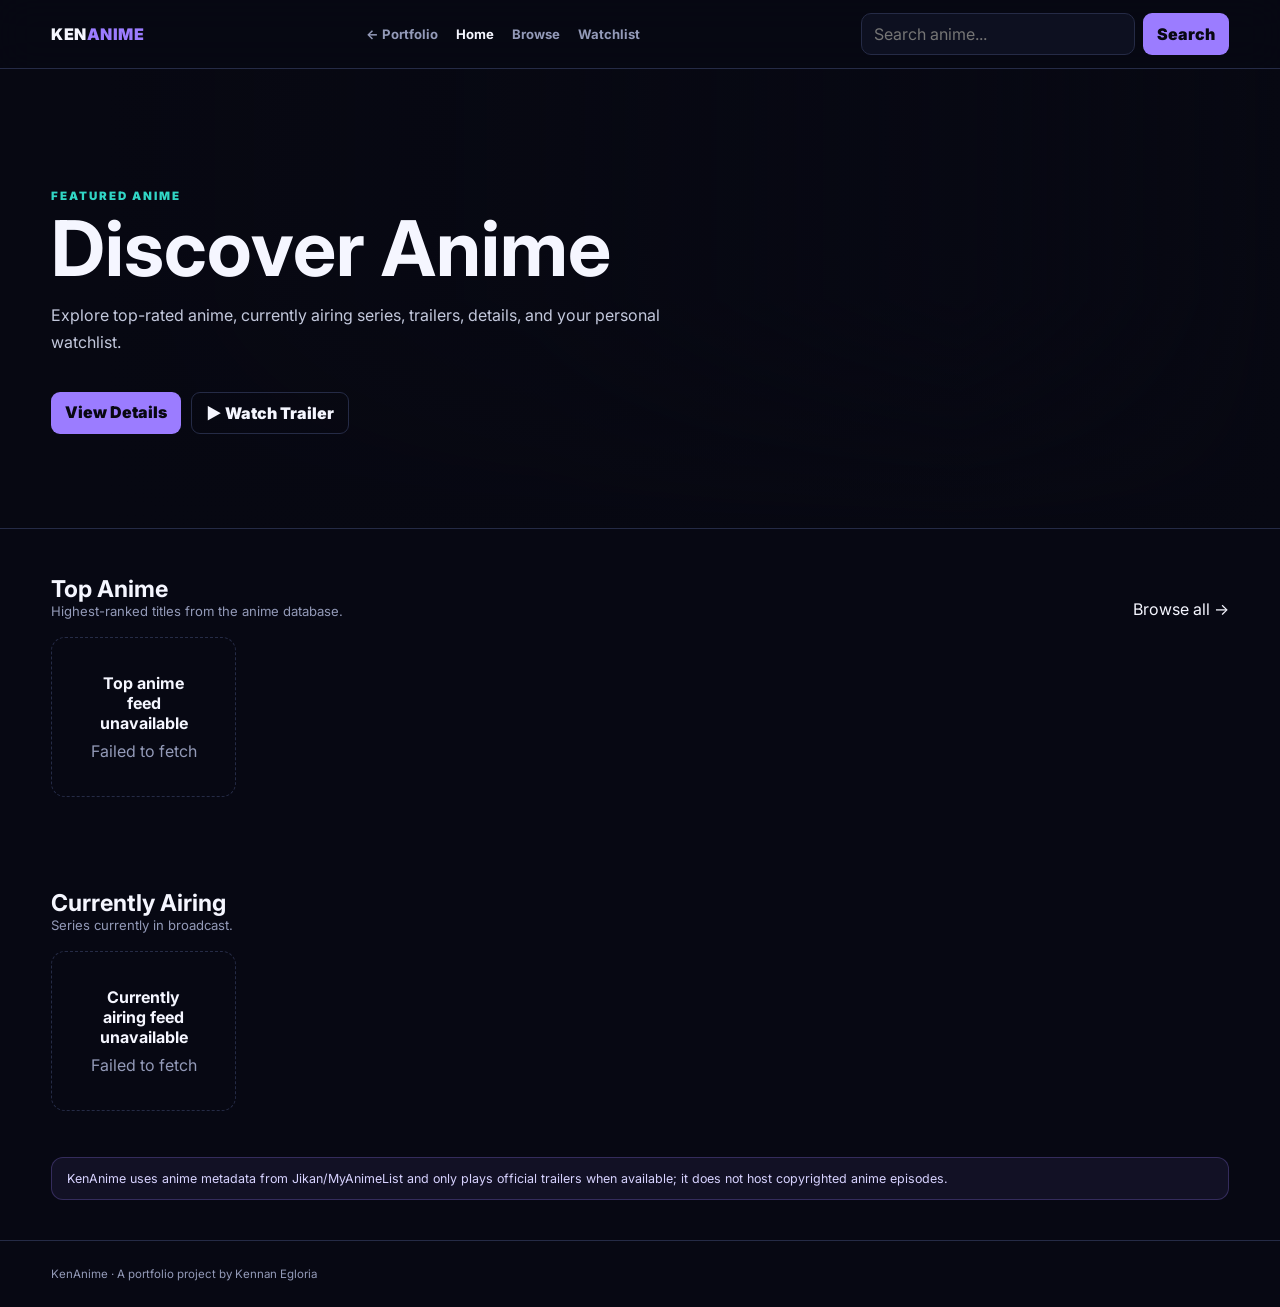
<file: anime/index.html>
<!DOCTYPE html><html lang="en"><head><meta charset="UTF-8"><meta name="viewport" content="width=device-width,initial-scale=1.0"><title>KenAnime — Discover Anime</title><link rel="preconnect" href="https://fonts.googleapis.com"><link href="https://fonts.googleapis.com/css2?family=Inter:wght@400;600;700;800;900&display=swap" rel="stylesheet"><link rel="stylesheet" href="style.css"></head><body>
<nav class="nav"><div class="container navin"><a class="brand" href="index.html">KEN<span>ANIME</span></a><div class="links">
      <a href="../index.html">← Portfolio</a>
      <a class="active" href="index.html">Home</a>
      <a href="browse.html">Browse</a>
      <a href="browse.html?watchlist=1">Watchlist</a>
    </div><form class="searchbar" id="globalSearch"><input id="globalQ" placeholder="Search anime..."><button class="btn">Search</button></form></div></nav>
<header class="hero"><div class="hero-bg" id="heroBg"></div><div class="container"><div class="hero-content"><div class="eyebrow">Featured Anime</div><h1 id="heroTitle">Loading…</h1><p id="heroText">Discover popular anime, explore series information, save a watchlist, and watch official trailers.</p><div class="meta" id="heroMeta"></div><div class="hero-actions"><a class="btn" id="detailsBtn" href="#">View Details</a><a class="btn alt" id="watchBtn" href="#">▶ Watch Trailer</a></div></div></div></header>
<main class="container"><section class="section"><div class="section-head"><div><h2>Top Anime</h2><p>Highest-ranked titles from the anime database.</p></div><a href="browse.html">Browse all →</a></div><div class="grid" id="topGrid"></div></section><section class="section"><div class="section-head"><div><h2>Currently Airing</h2><p>Series currently in broadcast.</p></div></div><div class="grid" id="airingGrid"></div></section><div class="notice">KenAnime uses anime metadata from Jikan/MyAnimeList and only plays official trailers when available; it does not host copyrighted anime episodes.</div></main>
<footer><div class="container">KenAnime · A portfolio project by Kennan Egloria</div></footer>
<script src="app.js"></script>
<script>
(async()=>{
  const topGrid=qs('#topGrid');
  const airingGrid=qs('#airingGrid');

  // Set safe non-loading defaults immediately
  qs('#heroTitle').textContent='Discover Anime';
  qs('#heroText').textContent='Explore top-rated anime, currently airing series, trailers, details, and your personal watchlist.';

  topGrid.innerHTML='<div class="empty">Loading top anime…</div>';
  airingGrid.innerHTML='<div class="empty">Loading currently airing anime…</div>';

  try{
    // Direct AniList homepage feed: bypasses the Jikan top endpoint completely.
    const topResult=await aniListHomeFeed({
      kind:'top',
      page:1,
      perPage:12
    });

    const top=topResult.data||[];
    setGrid(topGrid,top.slice(0,6));

    const featured=top.find(x=>trailerEmbed(x)) || top[0];

    if(featured){
      qs('#heroTitle').textContent=titleOf(featured);

      const synopsis=featured.synopsis || 'Discover top-rated anime and explore series details.';
      qs('#heroText').textContent=
        synopsis.slice(0,260) + (synopsis.length>260?'…':'');

      const bg=imgOf(featured);
      if(bg){
        qs('#heroBg').style.backgroundImage=`url("${bg}")`;
      }

      qs('#heroMeta').innerHTML=`
        <span>★ ${featured.score??'—'}</span>
        <span>${featured.type||'Anime'}</span>
        <span>${featured.episodes??'?'} episodes</span>
        <span>${featured.status||''}</span>
      `;

      qs('#detailsBtn').href=`anime.html?id=${featured.mal_id}`;
      qs('#watchBtn').href=`watch.html?id=${featured.mal_id}`;
    }
  }catch(e){
    topGrid.innerHTML=`
      <div class="empty">
        <strong style="display:block;color:var(--text);margin-bottom:8px;">
          Top anime feed unavailable
        </strong>
        ${e.message}
      </div>
    `;
  }

  try{
    const airingResult=await aniListHomeFeed({
      kind:'airing',
      page:1,
      perPage:6
    });

    setGrid(airingGrid,airingResult.data||[]);
  }catch(e){
    airingGrid.innerHTML=`
      <div class="empty">
        <strong style="display:block;color:var(--text);margin-bottom:8px;">
          Currently airing feed unavailable
        </strong>
        ${e.message}
      </div>
    `;
  }
})();
</script></body></html>
</file>
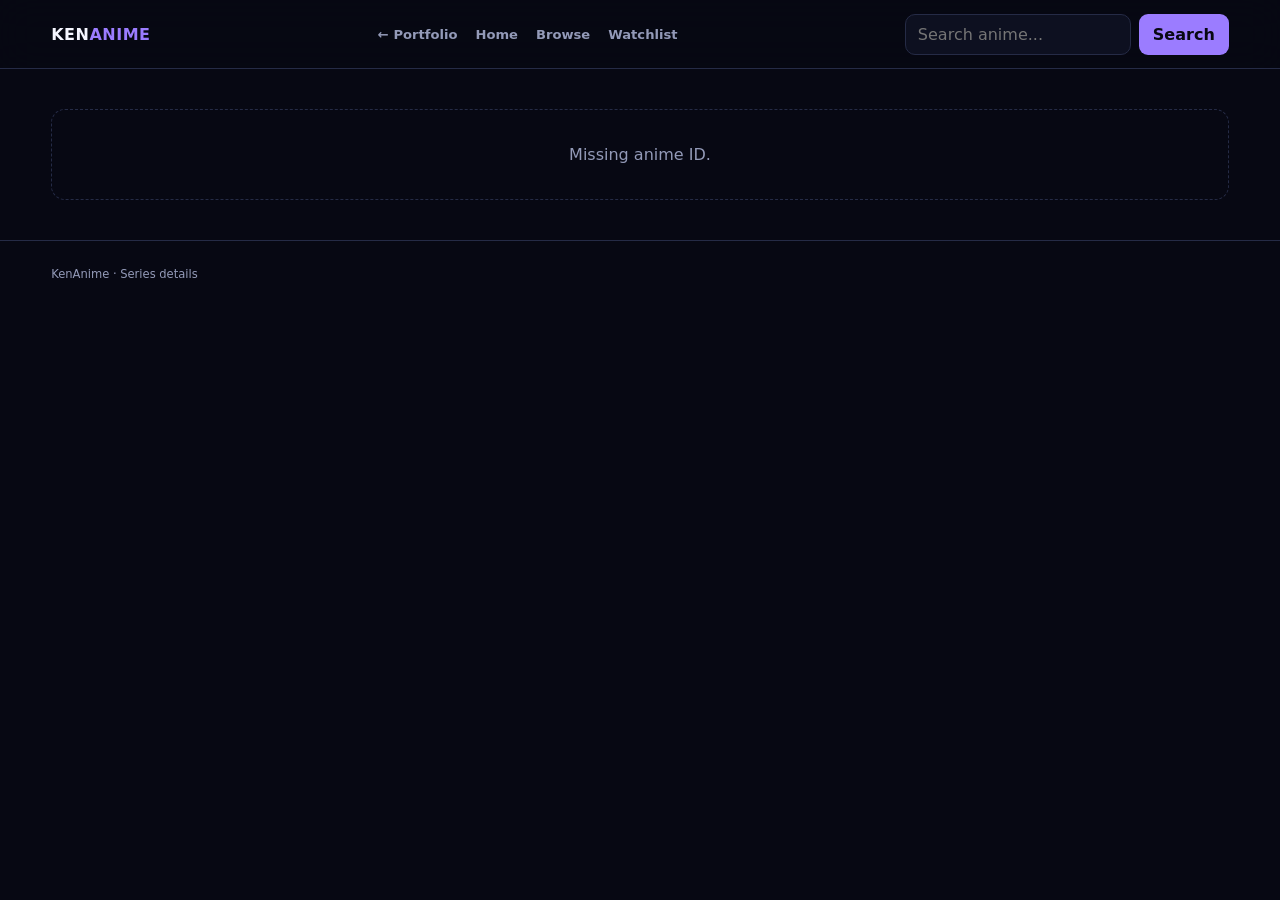
<file: anime/anime.html>
<!DOCTYPE html><html lang="en"><head><meta charset="UTF-8"><meta name="viewport" content="width=device-width,initial-scale=1.0"><title>Anime Details — KenAnime</title><link rel="stylesheet" href="style.css"></head><body>
<nav class="nav"><div class="container navin"><a class="brand" href="index.html">KEN<span>ANIME</span></a><div class="links">
      <a href="../index.html">← Portfolio</a>
      <a href="index.html">Home</a>
      <a href="browse.html">Browse</a>
      <a href="browse.html?watchlist=1">Watchlist</a>
    </div><form class="searchbar" id="globalSearch"><input id="globalQ" placeholder="Search anime..."><button class="btn">Search</button></form></div></nav>
<main class="container"><div id="details" class="empty" style="margin-top:40px">Loading…</div></main><footer><div class="container">KenAnime · Series details</div></footer>
<script src="app.js"></script><script>
(async()=>{
 const id=new URLSearchParams(location.search).get('id');
 if(!id){qs('#details').textContent='Missing anime ID.';return}
 try{
  const a=(await api('/anime/'+id+'/full')).data;
  document.title=titleOf(a)+' — KenAnime';
  const genres=(a.genres||[]).map(g=>`<span class="chip">${g.name}</span>`).join('');
  const inList=getWatchlist().includes(Number(id));
  qs('#details').className='details';
  qs('#details').innerHTML=`<div><img src="${imgOf(a)}" alt="${titleOf(a)}"></div><div>
   <div class="eyebrow">${a.type||'Anime'} · ${a.status||''}</div><h1>${titleOf(a)}</h1>
   <div class="chips">${genres}</div>
   <div class="statgrid"><div class="stat"><small>Score</small><strong>★ ${a.score??'—'}</strong></div><div class="stat"><small>Episodes</small><strong>${a.episodes??'?'}</strong></div><div class="stat"><small>Year</small><strong>${a.year??a.aired?.prop?.from?.year??'—'}</strong></div><div class="stat"><small>Rating</small><strong>${a.rating||'—'}</strong></div></div>
   <p class="synopsis">${a.synopsis||'No synopsis available.'}</p>
   <div class="hero-actions"><a class="btn" href="watch.html?id=${id}">▶ Watch Trailer</a><button class="btn alt" id="watchlistBtn">${inList?'✓ In Watchlist':'＋ Add to Watchlist'}</button></div>
  </div>`;
  qs('#watchlistBtn').onclick=()=>{const added=toggleWatch(Number(id));qs('#watchlistBtn').textContent=added?'✓ In Watchlist':'＋ Add to Watchlist'};
 }catch(e){qs('#details').textContent=e.message}
})();
</script></body></html>
</file>
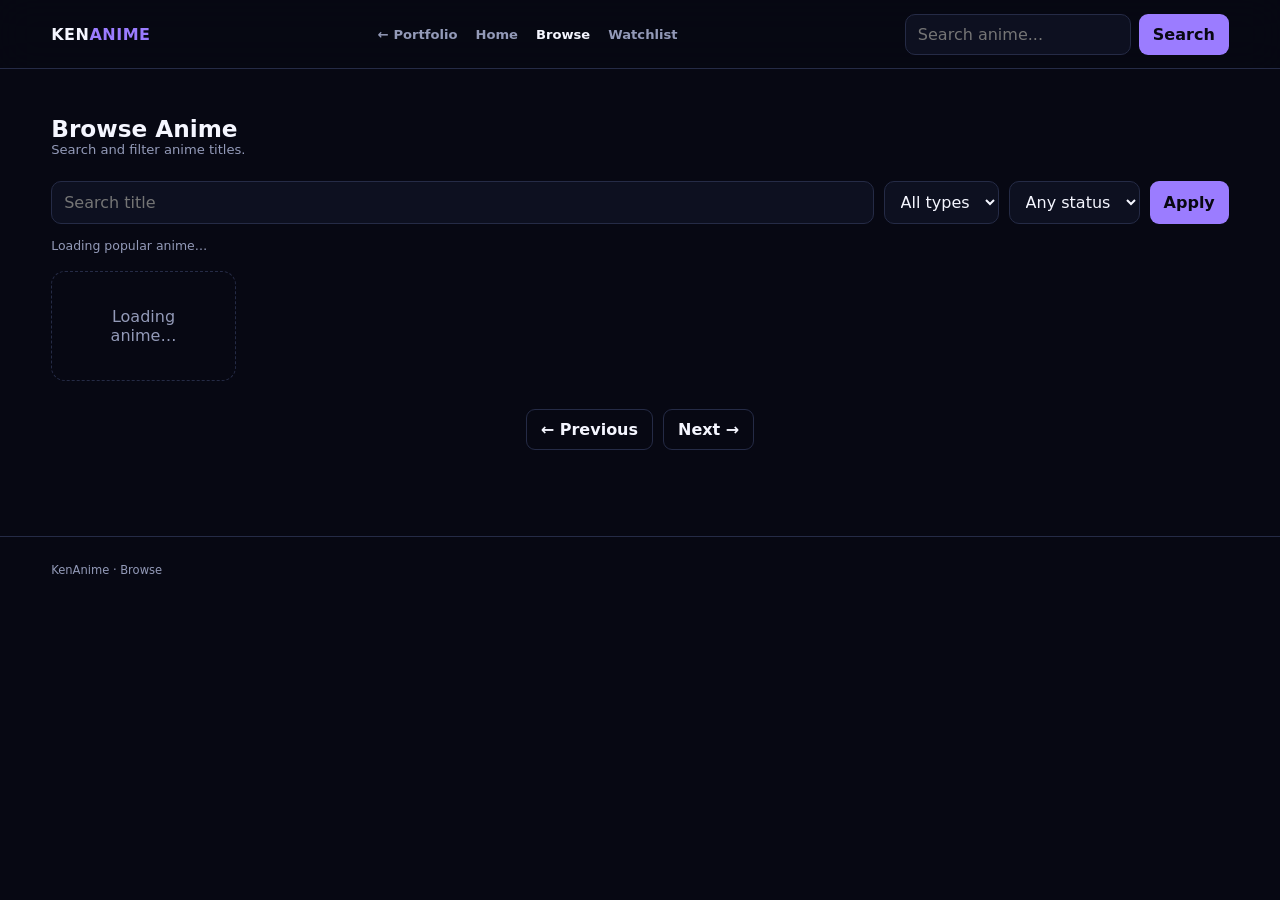
<file: anime/browse.html>
<!DOCTYPE html>
<html lang="en">
<head>
<meta charset="UTF-8">
<meta name="viewport" content="width=device-width,initial-scale=1.0">
<title>Browse — KenAnime</title>
<link rel="stylesheet" href="style.css">
</head>
<body>

<nav class="nav">
  <div class="container navin">
    <a class="brand" href="index.html">KEN<span>ANIME</span></a>

    <div class="links">
      <a href="../index.html">← Portfolio</a>
      <a href="index.html">Home</a>
      <a class="active" href="browse.html">Browse</a>
      <a href="browse.html?watchlist=1">Watchlist</a>
    </div>

    <form class="searchbar" id="globalSearch">
      <input id="globalQ" placeholder="Search anime...">
      <button class="btn">Search</button>
    </form>
  </div>
</nav>

<main class="container">
  <section class="section">

    <div class="section-head">
      <div>
        <h2 id="browseTitle">Browse Anime</h2>
        <p id="browseSub">Search and filter anime titles.</p>
      </div>
    </div>

    <div class="filters">
      <input id="q" placeholder="Search title">

      <select id="type">
        <option value="">All types</option>
        <option value="tv">TV</option>
        <option value="movie">Movie</option>
        <option value="ova">OVA</option>
        <option value="ona">ONA</option>
        <option value="special">Special</option>
      </select>

      <select id="status">
        <option value="">Any status</option>
        <option value="airing">Airing</option>
        <option value="complete">Complete</option>
        <option value="upcoming">Upcoming</option>
      </select>

      <button class="btn" id="apply">Apply</button>
    </div>

    <div id="searchStatus" style="color:var(--muted);font-size:.78rem;margin:-10px 0 18px;"></div>

    <div class="grid" id="grid"></div>

    <div class="pagination">
      <button class="btn alt" id="prev">← Previous</button>
      <button class="btn alt" id="retry" style="display:none">Retry Search</button>
      <button class="btn alt" id="next">Next →</button>
    </div>

  </section>
</main>

<footer>
  <div class="container">KenAnime · Browse</div>
</footer>

<script src="app.js"></script>
<script>
let page=1;

const params=new URLSearchParams(location.search);
const initialQuery=params.get('q')||'';
const watchlistMode=params.get('watchlist')==='1';

qs('#q').value=initialQuery;
qs('#globalQ').value=initialQuery;

if(watchlistMode){
  qs('#browseTitle').textContent='My Watchlist';
  qs('#browseSub').textContent='Anime saved in this browser.';
}

function updateAddress(){
  if(watchlistMode) return;

  const p=new URLSearchParams();
  const q=qs('#q').value.trim();
  const type=qs('#type').value;
  const status=qs('#status').value;

  if(q)p.set('q',q);
  if(type)p.set('type',type);
  if(status)p.set('status',status);
  if(page>1)p.set('page',page);

  const next='browse.html'+(p.toString()?'?'+p.toString():'');
  history.replaceState(null,'',next);
}

async function load(){
  const grid=qs('#grid');
  const statusText=qs('#searchStatus');
  const retryBtn=qs('#retry');

  retryBtn.style.display='none';
  statusText.textContent='';

  try{
    if(watchlistMode){
      const ids=getWatchlist();
      const out=[];

      grid.innerHTML='<div class="empty">Loading watchlist…</div>';

      for(const id of ids.slice(0,24)){
        try{
          out.push((await api('/anime/'+id)).data);
          await sleep(200);
        }catch{}
      }

      setGrid(grid,out);
      qs('.pagination').style.display='none';
      return;
    }

    const q=qs('#q').value.trim();
    const type=qs('#type').value;
    const animeStatus=qs('#status').value;

    const query=new URLSearchParams({
      page:String(page),
      limit:'24',
      sfw:'true'
    });

    /*
      IMPORTANT:
      For text searches we do NOT force order_by=score.
      That lets Jikan return results based on the title query,
      so searches such as "One Piece" behave normally.
    */
    if(q){
      query.set('q',q);
      statusText.textContent=`Searching for "${q}"…`;
    }else{
      query.set('order_by','score');
      query.set('sort','desc');
      statusText.textContent='Loading popular anime…';
    }

    if(type)query.set('type',type);
    if(animeStatus)query.set('status',animeStatus);

    grid.innerHTML='<div class="empty">Loading anime…</div>';

    const res=await api('/anime?'+query.toString(),{
      retries:4,
      useCache:true
    });

    const results=res.data||[];
    setGrid(grid,results);

    if(q){
      statusText.textContent=results.length
        ? `${results.length} result${results.length===1?'':'s'} shown for "${q}".`
        : `No results found for "${q}".`;
    }else{
      statusText.textContent='';
    }

    qs('#prev').disabled=page<=1;
    qs('#next').disabled=!res.pagination?.has_next_page;

    updateAddress();

  }catch(e){
    grid.innerHTML=`
      <div class="empty">
        <strong style="display:block;color:var(--text);margin-bottom:8px;">
          Search temporarily unavailable
        </strong>
        ${e.message}
      </div>
    `;

    statusText.textContent='The anime API did not respond after several retries.';
    retryBtn.style.display='inline-block';

    qs('#prev').disabled=page<=1;
    qs('#next').disabled=true;
  }
}

qs('#apply').onclick=()=>{
  page=1;
  load();
};

qs('#retry').onclick=()=>{
  load();
};

qs('#prev').onclick=()=>{
  if(page>1){
    page--;
    load();
    scrollTo({top:0,behavior:'smooth'});
  }
};

qs('#next').onclick=()=>{
  page++;
  load();
  scrollTo({top:0,behavior:'smooth'});
};

qs('#q').addEventListener('keydown',e=>{
  if(e.key==='Enter'){
    e.preventDefault();
    page=1;
    load();
  }
});

load();
</script>
</body>
</html>
</file>
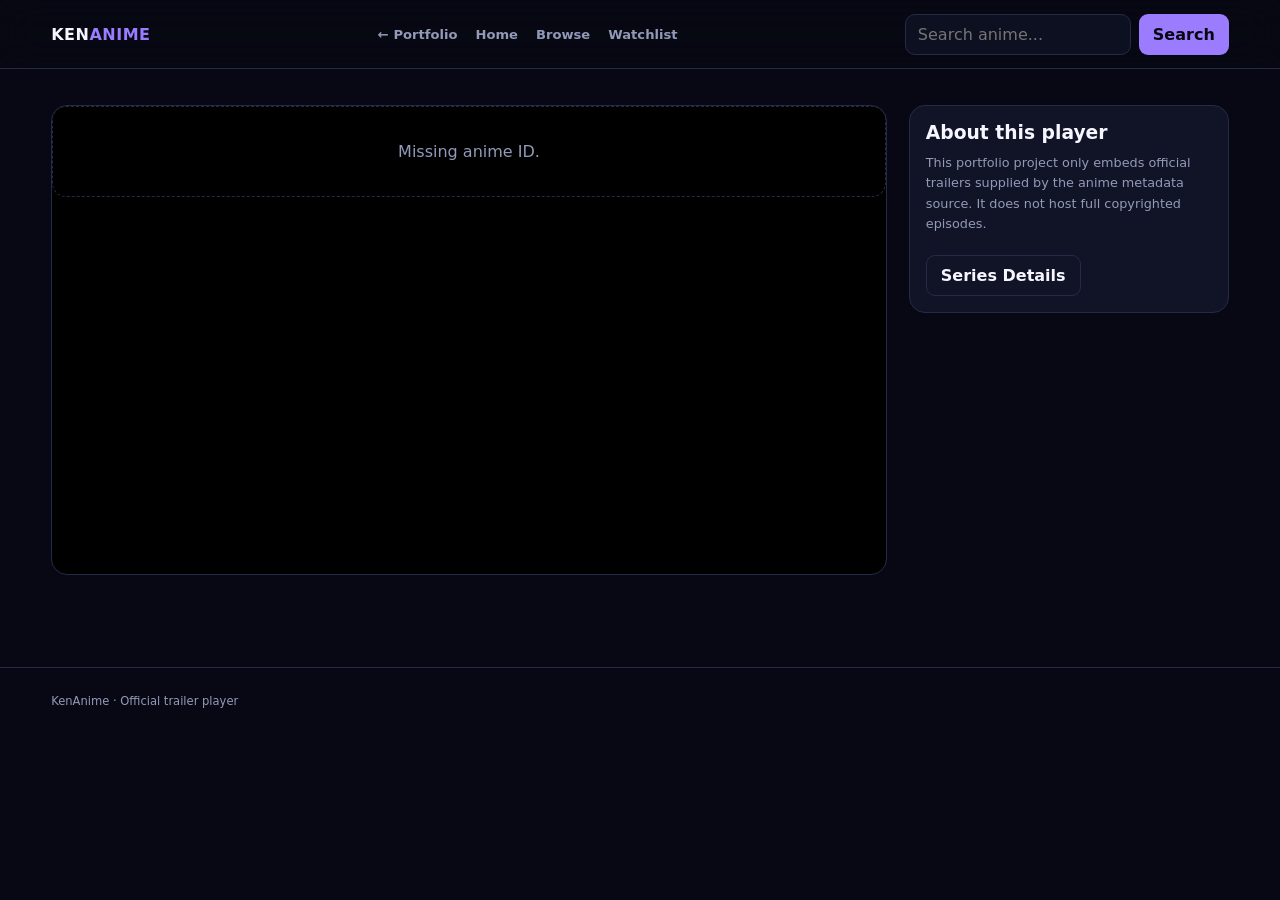
<file: anime/watch.html>
<!DOCTYPE html><html lang="en"><head><meta charset="UTF-8"><meta name="viewport" content="width=device-width,initial-scale=1.0"><title>Watch Trailer — KenAnime</title><link rel="stylesheet" href="style.css"></head><body>
<nav class="nav"><div class="container navin"><a class="brand" href="index.html">KEN<span>ANIME</span></a><div class="links">
      <a href="../index.html">← Portfolio</a>
      <a href="index.html">Home</a>
      <a href="browse.html">Browse</a>
      <a href="browse.html?watchlist=1">Watchlist</a>
    </div><form class="searchbar" id="globalSearch"><input id="globalQ" placeholder="Search anime..."><button class="btn">Search</button></form></div></nav>
<main class="container"><div class="watch-layout"><div><div class="player" id="player"><div class="empty">Loading trailer…</div></div><div style="margin-top:16px"><h1 id="title" style="font-size:1.5rem"></h1><p id="meta" style="color:var(--muted);margin-top:7px"></p></div></div><aside class="side"><h3>About this player</h3><p>This portfolio project only embeds official trailers supplied by the anime metadata source. It does not host full copyrighted episodes.</p><div class="hero-actions"><a class="btn alt" id="details" href="#">Series Details</a></div></aside></div></main>
<footer><div class="container">KenAnime · Official trailer player</div></footer><script src="app.js"></script><script>
(async()=>{
 const id=new URLSearchParams(location.search).get('id');
 if(!id){qs('#player').innerHTML='<div class="empty">Missing anime ID.</div>';return}
 try{
   const a=(await api('/anime/'+id+'/full')).data;
   qs('#title').textContent=titleOf(a);
   qs('#meta').textContent=`${a.type||'Anime'} · ${a.episodes??'?'} episodes · ★ ${a.score??'—'}`;
   qs('#details').href='anime.html?id='+id;
   const embed=trailerEmbed(a);
   if(embed){
     const url=embed.includes('?')?embed+'&autoplay=0':embed+'?autoplay=0';
     qs('#player').innerHTML=`<iframe src="${url}" title="${titleOf(a)} official trailer" allow="accelerometer; autoplay; encrypted-media; picture-in-picture" allowfullscreen></iframe>`;
   }else{
     qs('#player').innerHTML='<div class="empty">No official trailer is available for this title.</div>';
   }
 }catch(e){qs('#player').innerHTML=`<div class="empty">${e.message}</div>`}
})();
</script></body></html>
</file>
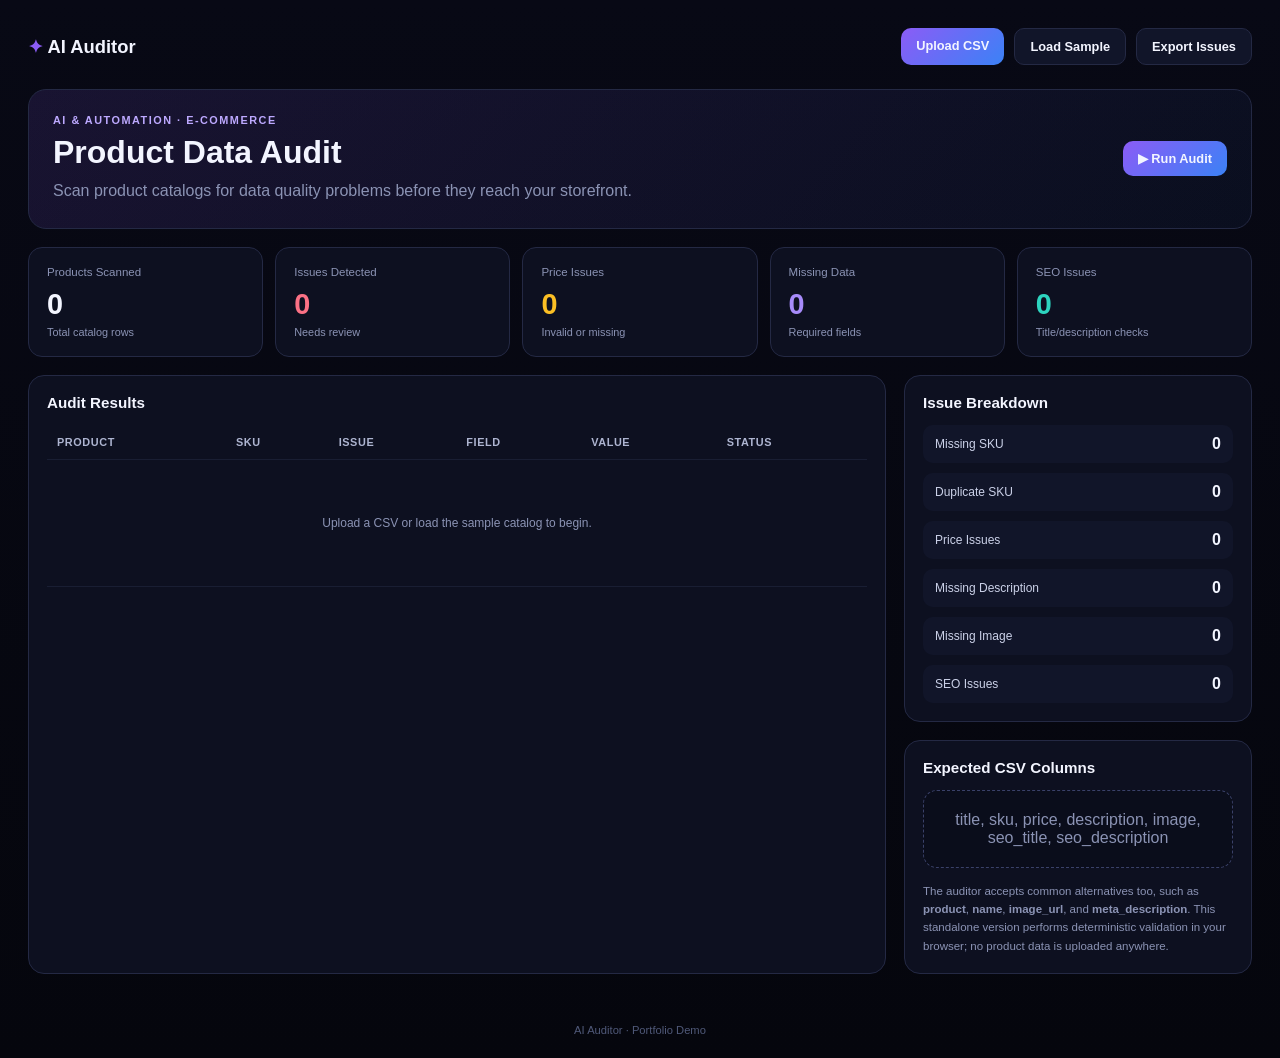
<file: projects/ai-auditor.html>
<!DOCTYPE html>
<html lang="en">
<head>
<meta charset="UTF-8">
<meta name="viewport" content="width=device-width,initial-scale=1.0">
<title>AI Auditor — Product Data Validation</title>
<style>
:root{
  --bg:#070814;--panel:#0d1020;--panel2:#111529;--border:#242944;
  --text:#f3f5ff;--muted:#8b93b4;--violet:#8b5cf6;--blue:#3b82f6;
  --green:#2dd4bf;--red:#fb7185;--amber:#fbbf24;
}
*{box-sizing:border-box;margin:0;padding:0}
body{font-family:Inter,Arial,sans-serif;background:linear-gradient(180deg,#080915,#05060d);color:var(--text);min-height:100vh}
.app{max-width:1450px;margin:auto;padding:28px}
.topbar{display:flex;justify-content:space-between;align-items:center;margin-bottom:24px}
.brand{font-weight:800;font-size:1.15rem}.brand span{color:var(--violet)}
.actions{display:flex;gap:10px}
button,.file-btn{
  border:1px solid var(--border);background:var(--panel2);color:var(--text);
  padding:10px 15px;border-radius:10px;font-weight:700;cursor:pointer;font-size:.8rem;
}
button.primary,.file-btn.primary{background:linear-gradient(135deg,var(--violet),var(--blue));border:none}
input[type=file]{display:none}
.hero{background:linear-gradient(135deg,rgba(139,92,246,.13),rgba(59,130,246,.05));border:1px solid var(--border);
border-radius:18px;padding:24px;margin-bottom:18px;display:flex;justify-content:space-between;gap:24px;align-items:center}
.hero h1{font-size:2rem;margin-bottom:7px}.hero p{color:var(--muted);line-height:1.6}
.pill{font-size:.68rem;letter-spacing:1.5px;color:#bda9ff;text-transform:uppercase;font-weight:800;margin-bottom:8px}
.metrics{display:grid;grid-template-columns:repeat(5,1fr);gap:12px;margin-bottom:18px}
.metric{background:var(--panel);border:1px solid var(--border);border-radius:14px;padding:18px}
.metric .label{color:var(--muted);font-size:.72rem;margin-bottom:10px}
.metric .value{font-size:1.8rem;font-weight:900}
.metric .sub{font-size:.68rem;color:var(--muted);margin-top:5px}
.green{color:var(--green)}.red{color:var(--red)}.amber{color:var(--amber)}.violet{color:#a78bfa}
.grid{display:grid;grid-template-columns:2fr 1fr;gap:18px}
.panel{background:var(--panel);border:1px solid var(--border);border-radius:16px;padding:18px}
.panel h3{font-size:.95rem;margin-bottom:14px}
.table-wrap{overflow:auto;max-height:520px}
table{width:100%;border-collapse:collapse;min-width:820px}
th,td{padding:11px 10px;text-align:left;border-bottom:1px solid #191e33;font-size:.75rem}
th{color:#aeb5d1;font-size:.68rem;text-transform:uppercase;letter-spacing:.6px;position:sticky;top:0;background:var(--panel);z-index:2}
.badge{display:inline-block;padding:4px 8px;border-radius:999px;font-size:.64rem;font-weight:800}
.badge.red{background:rgba(251,113,133,.12)}.badge.amber{background:rgba(251,191,36,.12)}.badge.green{background:rgba(45,212,191,.12)}
.issue-list{display:flex;flex-direction:column;gap:10px}
.issue-row{display:flex;align-items:center;justify-content:space-between;padding:10px 12px;background:var(--panel2);border-radius:10px}
.issue-name{font-size:.75rem;color:#cbd1e8}.issue-count{font-weight:900}
.drop{border:1px dashed #3a4169;background:#0a0d1b;border-radius:14px;padding:20px;text-align:center;color:var(--muted);margin-bottom:14px}
.help{font-size:.72rem;line-height:1.6;color:var(--muted)}
.empty{padding:45px 20px;text-align:center;color:var(--muted)}
footer{text-align:center;color:#505979;font-size:.7rem;padding:22px}
@media(max-width:1000px){.metrics{grid-template-columns:repeat(2,1fr)}.grid{grid-template-columns:1fr}}
@media(max-width:620px){.app{padding:14px}.hero{flex-direction:column;align-items:flex-start}.metrics{grid-template-columns:1fr}.topbar{align-items:flex-start;gap:12px;flex-direction:column}}
</style>
</head>
<body>
<div class="app">
  <div class="topbar">
    <div class="brand"><span>✦</span> AI Auditor</div>
    <div class="actions">
      <label class="file-btn primary" for="csvFile">Upload CSV</label>
      <input id="csvFile" type="file" accept=".csv">
      <button id="sampleBtn">Load Sample</button>
      <button id="exportBtn">Export Issues</button>
    </div>
  </div>

  <div class="hero">
    <div>
      <div class="pill">AI & Automation · E-Commerce</div>
      <h1>Product Data Audit</h1>
      <p>Scan product catalogs for data quality problems before they reach your storefront.</p>
    </div>
    <button class="primary" id="runBtn">▶ Run Audit</button>
  </div>

  <div class="metrics">
    <div class="metric"><div class="label">Products Scanned</div><div class="value" id="mProducts">0</div><div class="sub">Total catalog rows</div></div>
    <div class="metric"><div class="label">Issues Detected</div><div class="value red" id="mIssues">0</div><div class="sub">Needs review</div></div>
    <div class="metric"><div class="label">Price Issues</div><div class="value amber" id="mPrice">0</div><div class="sub">Invalid or missing</div></div>
    <div class="metric"><div class="label">Missing Data</div><div class="value violet" id="mMissing">0</div><div class="sub">Required fields</div></div>
    <div class="metric"><div class="label">SEO Issues</div><div class="value green" id="mSeo">0</div><div class="sub">Title/description checks</div></div>
  </div>

  <div class="grid">
    <div class="panel">
      <h3>Audit Results</h3>
      <div class="table-wrap">
        <table id="resultsTable">
          <thead><tr><th>Product</th><th>SKU</th><th>Issue</th><th>Field</th><th>Value</th><th>Status</th></tr></thead>
          <tbody id="resultsBody"><tr><td colspan="6"><div class="empty">Upload a CSV or load the sample catalog to begin.</div></td></tr></tbody>
        </table>
      </div>
    </div>

    <div>
      <div class="panel" style="margin-bottom:18px">
        <h3>Issue Breakdown</h3>
        <div class="issue-list" id="breakdown">
          <div class="issue-row"><span class="issue-name">Missing SKU</span><span class="issue-count">0</span></div>
          <div class="issue-row"><span class="issue-name">Duplicate SKU</span><span class="issue-count">0</span></div>
          <div class="issue-row"><span class="issue-name">Price Issues</span><span class="issue-count">0</span></div>
          <div class="issue-row"><span class="issue-name">Missing Description</span><span class="issue-count">0</span></div>
          <div class="issue-row"><span class="issue-name">Missing Image</span><span class="issue-count">0</span></div>
          <div class="issue-row"><span class="issue-name">SEO Issues</span><span class="issue-count">0</span></div>
        </div>
      </div>
      <div class="panel">
        <h3>Expected CSV Columns</h3>
        <div class="drop">title, sku, price, description, image, seo_title, seo_description</div>
        <div class="help">
          The auditor accepts common alternatives too, such as <b>product</b>, <b>name</b>, <b>image_url</b>, and <b>meta_description</b>.
          This standalone version performs deterministic validation in your browser; no product data is uploaded anywhere.
        </div>
      </div>
    </div>
  </div>
</div>
<footer>AI Auditor · Portfolio Demo</footer>

<script>
let rows = [];
let issues = [];

const aliases = {
  title:['title','product','product_name','name'],
  sku:['sku','variant_sku','product_sku'],
  price:['price','variant_price','selling_price'],
  description:['description','body','body_html','product_description'],
  image:['image','image_url','featured_image','src'],
  seo_title:['seo_title','meta_title','page_title'],
  seo_description:['seo_description','meta_description','meta_desc']
};

function normalizeKey(k){return k.trim().toLowerCase().replace(/\s+/g,'_');}
function getVal(row, key){
  for(const a of aliases[key]){
    if(row[a] !== undefined) return String(row[a] ?? '').trim();
  }
  return '';
}
function parseCSV(text){
  const lines = text.replace(/\r/g,'').split('\n').filter(x=>x.trim());
  if(!lines.length) return [];
  const parseLine = line => {
    let out=[], cur='', q=false;
    for(let i=0;i<line.length;i++){
      const ch=line[i];
      if(ch === '"'){
        if(q && line[i+1] === '"'){cur+='"';i++;}
        else q=!q;
      } else if(ch===',' && !q){out.push(cur);cur='';}
      else cur+=ch;
    }
    out.push(cur);
    return out;
  };
  const headers=parseLine(lines[0]).map(normalizeKey);
  return lines.slice(1).map(line=>{
    const vals=parseLine(line), obj={};
    headers.forEach((h,i)=>obj[h]=vals[i] ?? '');
    return obj;
  });
}
function addIssue(rowIndex, type, field, value, severity='warning'){
  const r=rows[rowIndex];
  issues.push({
    product:getVal(r,'title') || `Row ${rowIndex+2}`,
    sku:getVal(r,'sku') || '—',
    type, field, value:value || '—', severity
  });
}
function audit(){
  issues=[];
  const skuCounts={};
  rows.forEach(r=>{
    const sku=getVal(r,'sku');
    if(sku) skuCounts[sku]=(skuCounts[sku]||0)+1;
  });

  rows.forEach((r,i)=>{
    const title=getVal(r,'title'), sku=getVal(r,'sku'), price=getVal(r,'price');
    const desc=getVal(r,'description'), image=getVal(r,'image');
    const seoTitle=getVal(r,'seo_title'), seoDesc=getVal(r,'seo_description');

    if(!title) addIssue(i,'Missing product title','title','', 'error');
    if(!sku) addIssue(i,'Missing SKU','sku','', 'error');
    else if(skuCounts[sku]>1) addIssue(i,'Duplicate SKU','sku',sku,'error');

    if(!price) addIssue(i,'Missing price','price','', 'error');
    else if(isNaN(Number(price.replace(/[$£€,]/g,''))) || Number(price.replace(/[$£€,]/g,''))<=0)
      addIssue(i,'Invalid price','price',price,'error');

    if(!desc) addIssue(i,'Missing description','description','', 'warning');
    else if(desc.length<60) addIssue(i,'Description too short','description',`${desc.length} chars`,'warning');

    if(!image) addIssue(i,'Missing image','image','', 'warning');

    if(!seoTitle) addIssue(i,'Missing SEO title','seo_title','', 'warning');
    else if(seoTitle.length>60) addIssue(i,'SEO title too long','seo_title',`${seoTitle.length} chars`,'warning');

    if(!seoDesc) addIssue(i,'Missing SEO description','seo_description','', 'warning');
    else if(seoDesc.length>160) addIssue(i,'SEO description too long','seo_description',`${seoDesc.length} chars`,'warning');
  });

  render();
}
function render(){
  document.getElementById('mProducts').textContent=rows.length;
  document.getElementById('mIssues').textContent=issues.length;
  const priceIssues=issues.filter(x=>x.field==='price').length;
  const missing=issues.filter(x=>x.type.startsWith('Missing') && !x.type.includes('SEO')).length;
  const seo=issues.filter(x=>x.field.startsWith('seo_')).length;
  document.getElementById('mPrice').textContent=priceIssues;
  document.getElementById('mMissing').textContent=missing;
  document.getElementById('mSeo').textContent=seo;

  const body=document.getElementById('resultsBody');
  if(!issues.length){
    body.innerHTML=`<tr><td colspan="6"><div class="empty">${rows.length?'No issues found. Your catalog looks clean.':'Upload a CSV or load the sample catalog to begin.'}</div></td></tr>`;
  } else {
    body.innerHTML=issues.map(x=>`
      <tr>
        <td>${escapeHtml(x.product)}</td>
        <td>${escapeHtml(x.sku)}</td>
        <td>${escapeHtml(x.type)}</td>
        <td>${escapeHtml(x.field)}</td>
        <td>${escapeHtml(x.value)}</td>
        <td><span class="badge ${x.severity==='error'?'red':'amber'}">${x.severity==='error'?'Needs Fix':'Review'}</span></td>
      </tr>`).join('');
  }

  const labels=[
    ['Missing SKU', issues.filter(x=>x.type==='Missing SKU').length],
    ['Duplicate SKU', issues.filter(x=>x.type==='Duplicate SKU').length],
    ['Price Issues', priceIssues],
    ['Missing Description', issues.filter(x=>x.type==='Missing description').length],
    ['Missing Image', issues.filter(x=>x.type==='Missing image').length],
    ['SEO Issues', seo]
  ];
  document.getElementById('breakdown').innerHTML=labels.map(([n,c])=>
    `<div class="issue-row"><span class="issue-name">${n}</span><span class="issue-count">${c}</span></div>`).join('');
}
function escapeHtml(v){
  return String(v).replace(/[&<>"']/g,m=>({'&':'&amp;','<':'&lt;','>':'&gt;','"':'&quot;',"'":'&#039;'}[m]));
}
document.getElementById('csvFile').addEventListener('change',e=>{
  const f=e.target.files[0]; if(!f)return;
  const reader=new FileReader();
  reader.onload=()=>{rows=parseCSV(reader.result);audit();};
  reader.readAsText(f);
});
document.getElementById('sampleBtn').onclick=()=>{
  const sample=`title,sku,price,description,image,seo_title,seo_description
Matcha Latte Mix,MLM-001,14.99,"Premium ceremonial matcha latte mix made for smooth everyday drinks.",matcha.jpg,Matcha Latte Mix | Brevea,"Premium matcha latte mix for creamy café-style drinks at home."
Glass Tumbler,GT-002,,"Reusable glass tumbler",glass.jpg,Glass Tumbler | Brevea,
Ceramic Mug,CM-003,24.00,"Handcrafted ceramic mug designed for coffee and matcha lovers.",,Ceramic Mug for Coffee and Matcha | Brevea,
Bamboo Whisk,BW-004,-3,"Traditional bamboo whisk.",whisk.jpg,Bamboo Whisk | Brevea,"Authentic bamboo whisk for smooth matcha preparation."
Gift Set,MLM-001,39.99,"Complete matcha gift set with accessories for beginners and enthusiasts.",gift.jpg,The Ultimate Matcha Gift Set for Beginners and Enthusiasts | Brevea,"Everything you need to begin your matcha ritual, including premium matcha, whisk, scoop, bowl, guide, storage tin, and accessories."`;
  rows=parseCSV(sample);audit();
};
document.getElementById('runBtn').onclick=()=>audit();
document.getElementById('exportBtn').onclick=()=>{
  if(!issues.length){alert('No issues to export.');return;}
  const headers=['Product','SKU','Issue','Field','Value','Status'];
  const csv=[headers,...issues.map(x=>[x.product,x.sku,x.type,x.field,x.value,x.severity])].map(r=>
    r.map(v=>`"${String(v).replace(/"/g,'""')}"`).join(',')
  ).join('\n');
  const blob=new Blob([csv],{type:'text/csv'});
  const a=document.createElement('a');
  a.href=URL.createObjectURL(blob);a.download='ai-auditor-issues.csv';a.click();
  URL.revokeObjectURL(a.href);
};
render();
</script>
</body>
</html>
</file>
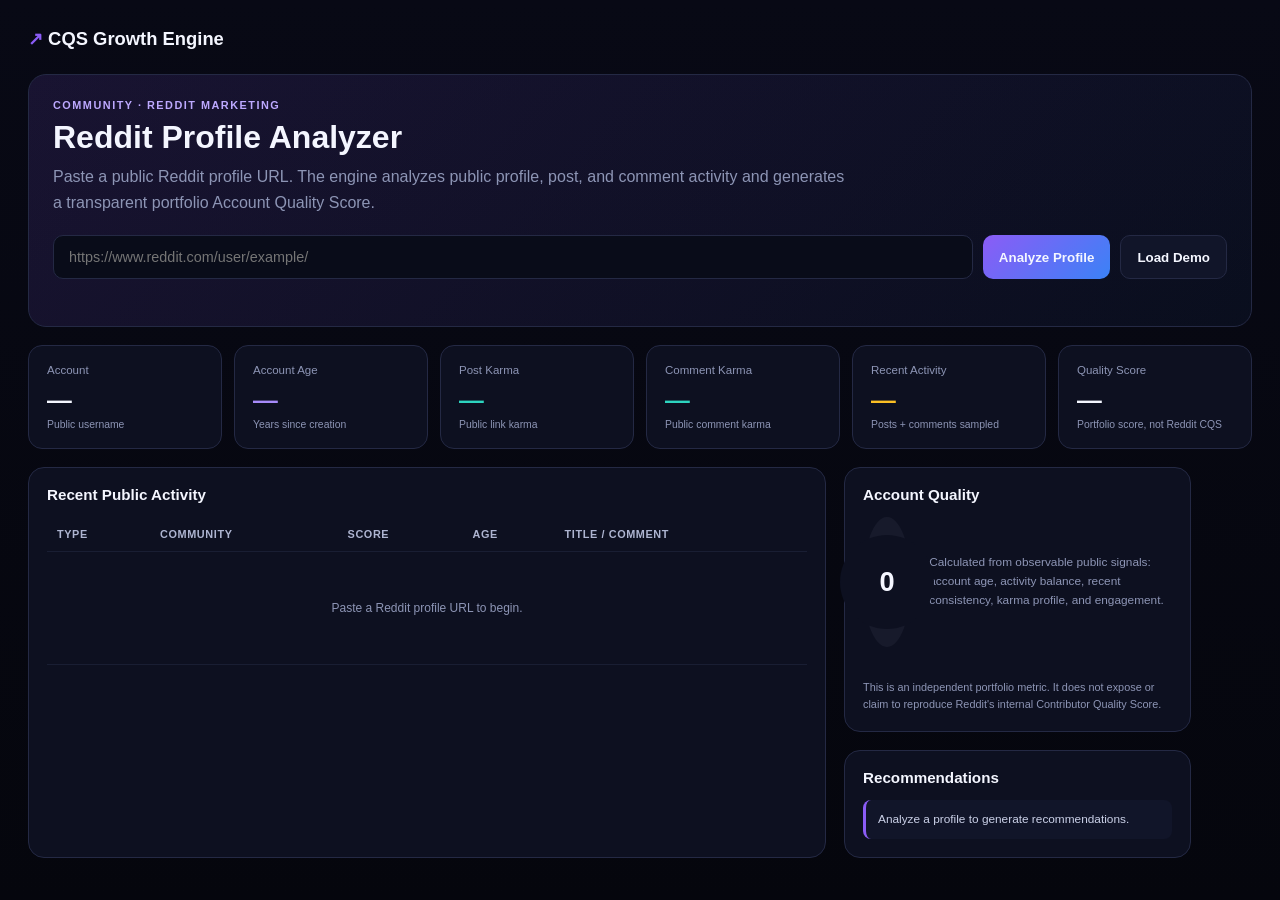
<file: development/cqs/cqs-growth-engine-profile.html>
<!DOCTYPE html>
<html lang="en">
<head>
<meta charset="UTF-8">
<meta name="viewport" content="width=device-width,initial-scale=1.0">
<title>CQS Growth Engine — Profile Analyzer</title>
<style>
:root{
  --bg:#070814;--panel:#0d1020;--panel2:#111529;--border:#242944;
  --text:#f4f6ff;--muted:#8d95b5;--violet:#8b5cf6;--blue:#3b82f6;
  --green:#2dd4bf;--red:#fb7185;--amber:#fbbf24;
}
*{box-sizing:border-box;margin:0;padding:0}
body{font-family:Inter,Arial,sans-serif;background:linear-gradient(180deg,#080915,#05060d);color:var(--text);min-height:100vh}
.app{max-width:1450px;margin:auto;padding:28px}
.topbar{display:flex;justify-content:space-between;align-items:center;margin-bottom:24px}
.brand{font-weight:900;font-size:1.15rem}.brand span{color:var(--violet)}
.hero{background:linear-gradient(135deg,rgba(139,92,246,.13),rgba(59,130,246,.05));border:1px solid var(--border);border-radius:18px;padding:24px;margin-bottom:18px}
.pill{font-size:.68rem;letter-spacing:1.5px;color:#bda9ff;text-transform:uppercase;font-weight:900;margin-bottom:8px}
.hero h1{font-size:2rem;margin-bottom:8px}
.hero p{color:var(--muted);line-height:1.6;max-width:800px}
.search{display:flex;gap:10px;margin-top:20px}
.search input{flex:1;min-width:0;background:#090c19;border:1px solid var(--border);color:var(--text);padding:13px 15px;border-radius:10px;font-size:.9rem;outline:none}
.search input:focus{border-color:var(--violet);box-shadow:0 0 0 3px rgba(139,92,246,.12)}
button{border:1px solid var(--border);background:var(--panel2);color:var(--text);padding:11px 16px;border-radius:10px;font-weight:800;cursor:pointer}
button.primary{background:linear-gradient(135deg,var(--violet),var(--blue));border:none}
button:disabled{opacity:.55;cursor:not-allowed}
.status{margin-top:10px;font-size:.72rem;color:var(--muted);min-height:1.1em}
.metrics{display:grid;grid-template-columns:repeat(6,1fr);gap:12px;margin-bottom:18px}
.metric{background:var(--panel);border:1px solid var(--border);border-radius:14px;padding:18px}
.metric .label{color:var(--muted);font-size:.72rem;margin-bottom:10px}
.metric .value{font-size:1.55rem;font-weight:900;word-break:break-word}
.metric .sub{font-size:.65rem;color:var(--muted);margin-top:5px}
.green{color:var(--green)}.red{color:var(--red)}.amber{color:var(--amber)}.violet{color:#a78bfa}
.grid{display:grid;grid-template-columns:1.35fr .85fr;gap:18px}
.panel{background:var(--panel);border:1px solid var(--border);border-radius:16px;padding:18px}
.panel h3{font-size:.95rem;margin-bottom:14px}
.score-wrap{display:flex;align-items:center;gap:18px;margin-bottom:18px}
.score-ring{width:130px;height:130px;border-radius:50%;display:grid;place-items:center;background:conic-gradient(var(--violet) var(--score,0%),#171a2b 0);position:relative}
.score-ring::after{content:"";position:absolute;width:94px;height:94px;border-radius:50%;background:var(--panel)}
.score-ring strong{position:relative;z-index:2;font-size:1.7rem}
.score-copy p{color:var(--muted);font-size:.74rem;line-height:1.6}
.list,.recos{display:flex;flex-direction:column;gap:10px}
.row{display:flex;justify-content:space-between;gap:12px;padding:10px 12px;background:var(--panel2);border-radius:10px}
.row span:first-child{font-size:.75rem;color:#cbd1e8}.row strong{font-size:.76rem}
.reco{padding:11px 12px;background:var(--panel2);border-left:3px solid var(--violet);border-radius:8px;font-size:.74rem;color:#cbd1e8;line-height:1.5}
.table-wrap{overflow:auto;max-height:500px}
table{width:100%;border-collapse:collapse;min-width:760px}
th,td{padding:11px 10px;text-align:left;border-bottom:1px solid #191e33;font-size:.75rem}
th{color:#aeb5d1;font-size:.68rem;text-transform:uppercase;letter-spacing:.6px;position:sticky;top:0;background:var(--panel)}
.badge{display:inline-block;padding:4px 8px;border-radius:999px;font-size:.64rem;font-weight:900}
.good{background:rgba(45,212,191,.12);color:var(--green)}
.warn{background:rgba(251,191,36,.12);color:var(--amber)}
.bad{background:rgba(251,113,133,.12);color:var(--red)}
.note{margin-top:14px;font-size:.68rem;line-height:1.55;color:var(--muted)}
.empty{padding:38px 20px;text-align:center;color:var(--muted)}
@media(max-width:1100px){.metrics{grid-template-columns:repeat(3,1fr)}.grid{grid-template-columns:1fr}}
@media(max-width:640px){.app{padding:14px}.metrics{grid-template-columns:1fr 1fr}.search{flex-direction:column}.hero h1{font-size:1.55rem}}
</style>
</head>
<body>
<div class="app">
  <div class="topbar">
    <div class="brand"><span>↗</span> CQS Growth Engine</div>
  </div>

  <div class="hero">
    <div class="pill">Community · Reddit Marketing</div>
    <h1>Reddit Profile Analyzer</h1>
    <p>Paste a public Reddit profile URL. The engine analyzes public profile, post, and comment activity and generates a transparent portfolio Account Quality Score.</p>
    <div class="search">
      <input id="profileUrl" type="url" placeholder="https://www.reddit.com/user/example/" autocomplete="off">
      <button id="analyzeBtn" class="primary">Analyze Profile</button>
      <button id="demoBtn">Load Demo</button>
    </div>
    <div class="status" id="status"></div>
  </div>

  <div class="metrics">
    <div class="metric"><div class="label">Account</div><div class="value" id="mAccount">—</div><div class="sub">Public username</div></div>
    <div class="metric"><div class="label">Account Age</div><div class="value violet" id="mAge">—</div><div class="sub">Years since creation</div></div>
    <div class="metric"><div class="label">Post Karma</div><div class="value green" id="mPostKarma">—</div><div class="sub">Public link karma</div></div>
    <div class="metric"><div class="label">Comment Karma</div><div class="value green" id="mCommentKarma">—</div><div class="sub">Public comment karma</div></div>
    <div class="metric"><div class="label">Recent Activity</div><div class="value amber" id="mActivity">—</div><div class="sub">Posts + comments sampled</div></div>
    <div class="metric"><div class="label">Quality Score</div><div class="value" id="mQuality">—</div><div class="sub">Portfolio score, not Reddit CQS</div></div>
  </div>

  <div class="grid">
    <div class="panel">
      <h3>Recent Public Activity</h3>
      <div class="table-wrap">
        <table>
          <thead><tr><th>Type</th><th>Community</th><th>Score</th><th>Age</th><th>Title / Comment</th></tr></thead>
          <tbody id="activityBody"><tr><td colspan="5"><div class="empty">Paste a Reddit profile URL to begin.</div></td></tr></tbody>
        </table>
      </div>
    </div>

    <div>
      <div class="panel" style="margin-bottom:18px">
        <h3>Account Quality</h3>
        <div class="score-wrap">
          <div class="score-ring" id="scoreRing" style="--score:0%"><strong id="overallScore">0</strong></div>
          <div class="score-copy">
            <p>Calculated from observable public signals: account age, activity balance, recent consistency, karma profile, and engagement.</p>
          </div>
        </div>
        <div class="list" id="breakdown"></div>
        <div class="note">This is an independent portfolio metric. It does not expose or claim to reproduce Reddit's internal Contributor Quality Score.</div>
      </div>

      <div class="panel">
        <h3>Recommendations</h3>
        <div class="recos" id="recommendations"><div class="reco">Analyze a profile to generate recommendations.</div></div>
      </div>
    </div>
  </div>
</div>

<script>
/*
  IMPORTANT:
  Replace API_BASE with your deployed Cloudflare Worker URL.
  Example: const API_BASE = 'https://cqs-api.yourname.workers.dev';
*/
const API_BASE = 'https://YOUR-WORKER.workers.dev';

const $ = id => document.getElementById(id);

function parseUsername(input){
  const raw=(input||'').trim();
  if(!raw) return '';
  try{
    const u=new URL(raw);
    const parts=u.pathname.split('/').filter(Boolean);
    const i=parts.findIndex(x=>x.toLowerCase()==='user'||x.toLowerCase()==='u');
    return i>=0 && parts[i+1] ? parts[i+1] : '';
  }catch{
    return raw.replace(/^u\//i,'').replace(/^@/,'').replace(/\/+$/,'');
  }
}

function esc(v){
  return String(v??'').replace(/[&<>"']/g,m=>({'&':'&amp;','<':'&lt;','>':'&gt;','"':'&quot;',"'":'&#039;'}[m]));
}

function ageText(ts){
  const d=Date.now()-ts*1000;
  const years=d/(365.25*24*3600*1000);
  if(years>=1) return years.toFixed(1)+'y';
  const days=d/(24*3600*1000);
  return Math.max(0,Math.round(days))+'d';
}

function render(data){
  const p=data.profile;
  const s=data.summary;
  $('mAccount').textContent='u/'+p.name;
  $('mAge').textContent=s.accountAgeYears.toFixed(1)+'y';
  $('mPostKarma').textContent=p.linkKarma.toLocaleString();
  $('mCommentKarma').textContent=p.commentKarma.toLocaleString();
  $('mActivity').textContent=s.sampledActivity;
  $('mQuality').textContent=s.qualityScore;
  $('overallScore').textContent=s.qualityScore;
  $('scoreRing').style.setProperty('--score',s.qualityScore+'%');

  $('breakdown').innerHTML=`
    <div class="row"><span>Recent posts sampled</span><strong>${s.posts}</strong></div>
    <div class="row"><span>Recent comments sampled</span><strong>${s.comments}</strong></div>
    <div class="row"><span>Average post score</span><strong>${s.avgPostScore.toFixed(1)}</strong></div>
    <div class="row"><span>Average comment score</span><strong>${s.avgCommentScore.toFixed(1)}</strong></div>
    <div class="row"><span>Active communities</span><strong>${s.communities}</strong></div>
    <div class="row"><span>30-day consistency</span><strong>${s.consistency30}%</strong></div>
  `;

  $('recommendations').innerHTML=data.recommendations.map(x=>`<div class="reco">${esc(x)}</div>`).join('');

  const items=[...data.posts.map(x=>({...x,type:'Post'})),...data.comments.map(x=>({...x,type:'Comment'}))]
    .sort((a,b)=>b.createdUtc-a.createdUtc).slice(0,50);

  $('activityBody').innerHTML=items.length?items.map(x=>`
    <tr>
      <td><span class="badge ${x.type==='Post'?'good':'warn'}">${x.type}</span></td>
      <td>r/${esc(x.subreddit)}</td>
      <td>${Number(x.score||0).toLocaleString()}</td>
      <td>${ageText(x.createdUtc)}</td>
      <td>${esc((x.title||x.body||'').slice(0,110))}</td>
    </tr>
  `).join(''):'<tr><td colspan="5"><div class="empty">No recent public activity returned.</div></td></tr>';
}

async function analyze(){
  const username=parseUsername($('profileUrl').value);
  if(!username){$('status').textContent='Enter a valid Reddit profile URL or username.';return;}
  if(API_BASE.includes('YOUR-WORKER')){
    $('status').textContent='Deploy the included Cloudflare Worker first, then put its URL in API_BASE.';
    return;
  }
  $('analyzeBtn').disabled=true;
  $('status').textContent='Analyzing public profile data…';
  try{
    const res=await fetch(`${API_BASE}/analyze?username=${encodeURIComponent(username)}`);
    const data=await res.json();
    if(!res.ok) throw new Error(data.error||'Analysis failed');
    render(data);
    $('status').textContent=`Analyzed u/${data.profile.name}.`;
  }catch(err){
    $('status').textContent='Error: '+err.message;
  }finally{
    $('analyzeBtn').disabled=false;
  }
}

$('analyzeBtn').addEventListener('click',analyze);
$('profileUrl').addEventListener('keydown',e=>{if(e.key==='Enter') analyze();});

$('demoBtn').addEventListener('click',()=>{
  const now=Math.floor(Date.now()/1000);
  render({
    profile:{name:'portfolio_demo',linkKarma:8240,commentKarma:14920},
    summary:{accountAgeYears:6.4,sampledActivity:41,posts:14,comments:27,avgPostScore:84.6,avgCommentScore:12.8,communities:9,consistency30:88,qualityScore:87},
    recommendations:[
      'Strong account age and balanced contribution history.',
      'Maintain consistent, community-relevant participation rather than increasing volume abruptly.',
      'Continue diversifying activity across genuinely relevant communities.',
      'Review individual post performance to identify formats that earn sustainable engagement.'
    ],
    posts:Array.from({length:8},(_,i)=>({subreddit:['AskReddit','pics','CasualConversation','gaming'][i%4],score:[321,188,94,72,61,43,31,22][i],createdUtc:now-(i+1)*86400,title:'Sample public post '+(i+1)})),
    comments:Array.from({length:10},(_,i)=>({subreddit:['AskReddit','movies','gaming'][i%3],score:[88,41,24,19,13,10,8,6,4,2][i],createdUtc:now-(i+1)*56000,body:'Sample public comment activity '+(i+1)}))
  });
  $('status').textContent='Loaded demo data.';
});
</script>
</body>
</html>
</file>
<file: anime/style.css>
:root{
  --bg:#070813;--bg2:#0d1020;--card:#111426;--card2:#15192e;
  --text:#f5f6ff;--muted:#939ab8;--border:#252b46;
  --violet:#9b7cff;--teal:#31d6c5;--amber:#f6c85f;--red:#ff6f91;
}
*{box-sizing:border-box;margin:0;padding:0}
html{scroll-behavior:smooth}
body{font-family:Inter,system-ui,Arial,sans-serif;background:var(--bg);color:var(--text);min-height:100vh}
a{color:inherit;text-decoration:none}
button,input,select{font:inherit}
button{cursor:pointer}
.container{width:min(1180px,92%);margin:auto}
.nav{position:sticky;top:0;z-index:50;background:rgba(7,8,19,.88);backdrop-filter:blur(18px);border-bottom:1px solid var(--border)}
.navin{height:68px;display:flex;align-items:center;justify-content:space-between;gap:18px}
.brand{font-weight:900;letter-spacing:.5px}.brand span{color:var(--violet)}
.links{display:flex;gap:18px;color:var(--muted);font-size:.82rem;font-weight:700}
.links a:hover,.links a.active{color:var(--text)}
.searchbar{display:flex;gap:8px;min-width:320px}
.searchbar input{flex:1;background:var(--bg2);border:1px solid var(--border);color:var(--text);padding:10px 12px;border-radius:10px;outline:none}
.btn{border:none;border-radius:9px;padding:10px 14px;background:var(--violet);color:#080812;font-weight:900}
.btn.alt{background:transparent;color:var(--text);border:1px solid var(--border)}
.hero{min-height:460px;position:relative;display:flex;align-items:flex-end;overflow:hidden;border-bottom:1px solid var(--border)}
.hero-bg{position:absolute;inset:0;background-size:cover;background-position:center;filter:saturate(.9)}
.hero-bg::after{content:"";position:absolute;inset:0;background:linear-gradient(90deg,#070813 8%,rgba(7,8,19,.78) 42%,rgba(7,8,19,.28) 75%,#070813 100%),linear-gradient(0deg,#070813 0%,transparent 50%)}
.hero-content{position:relative;z-index:2;padding:80px 0 54px;max-width:680px}
.eyebrow{color:var(--teal);font-weight:900;font-size:.72rem;letter-spacing:2px;text-transform:uppercase;margin-bottom:10px}
.hero h1{font-size:clamp(2.5rem,6vw,5.4rem);line-height:.95;margin-bottom:16px}
.hero p{color:#c3c8dc;line-height:1.7;max-width:620px}
.meta{display:flex;gap:12px;flex-wrap:wrap;color:#cbd0e4;font-size:.8rem;margin:15px 0}
.hero-actions{display:flex;gap:10px;flex-wrap:wrap;margin-top:20px}
.section{padding:46px 0}
.section-head{display:flex;justify-content:space-between;align-items:end;gap:16px;margin-bottom:18px}
.section-head h2{font-size:1.45rem}.section-head p{color:var(--muted);font-size:.82rem}
.grid{display:grid;grid-template-columns:repeat(6,1fr);gap:14px}
.card{background:var(--card);border:1px solid var(--border);border-radius:14px;overflow:hidden;transition:.2s;min-width:0}
.card:hover{transform:translateY(-4px);border-color:#4b4f79}
.poster{aspect-ratio:2/3;background:#111;overflow:hidden;position:relative}
.poster img{width:100%;height:100%;object-fit:cover;display:block}
.score{position:absolute;top:8px;right:8px;background:rgba(7,8,19,.88);border:1px solid var(--border);padding:4px 7px;border-radius:999px;font-size:.67rem;font-weight:900}
.card-body{padding:11px}
.card-title{font-size:.8rem;font-weight:800;white-space:nowrap;overflow:hidden;text-overflow:ellipsis;margin-bottom:5px}
.card-meta{font-size:.68rem;color:var(--muted)}
.skeleton{animation:pulse 1.2s infinite alternate;background:#15192b}
@keyframes pulse{to{opacity:.55}}
.filters{display:flex;gap:10px;flex-wrap:wrap;margin:24px 0}
.filters select,.filters input{background:var(--bg2);border:1px solid var(--border);color:var(--text);padding:10px 12px;border-radius:10px;outline:none}
.filters input{flex:1;min-width:240px}
.pagination{display:flex;gap:10px;justify-content:center;margin-top:28px}
.notice{background:rgba(155,124,255,.08);border:1px solid rgba(155,124,255,.25);padding:13px 15px;border-radius:12px;color:#d7d2ff;font-size:.78rem}
.details{display:grid;grid-template-columns:280px 1fr;gap:34px;padding:44px 0}
.details img{width:100%;border-radius:16px;border:1px solid var(--border)}
.details h1{font-size:2.4rem;margin-bottom:10px}
.details .synopsis{color:#b8bfd6;line-height:1.8;margin:18px 0}
.chips{display:flex;gap:7px;flex-wrap:wrap}.chip{border:1px solid var(--border);background:var(--card);padding:5px 9px;border-radius:999px;font-size:.68rem;color:#d5d8e8}
.statgrid{display:grid;grid-template-columns:repeat(4,1fr);gap:10px;margin:20px 0}
.stat{background:var(--card);border:1px solid var(--border);padding:12px;border-radius:11px}.stat small{display:block;color:var(--muted);margin-bottom:4px}.stat strong{font-size:.9rem}
.watch-layout{display:grid;grid-template-columns:1fr 320px;gap:22px;padding:36px 0}
.player{aspect-ratio:16/9;background:#000;border-radius:16px;overflow:hidden;border:1px solid var(--border)}
.player iframe{width:100%;height:100%;border:0}
.side{background:var(--card);border:1px solid var(--border);border-radius:16px;padding:16px;height:max-content}
.side h3{margin-bottom:10px}.side p{color:var(--muted);font-size:.8rem;line-height:1.6}
.empty{padding:35px;text-align:center;color:var(--muted);border:1px dashed var(--border);border-radius:14px}
footer{border-top:1px solid var(--border);padding:26px 0;color:var(--muted);font-size:.72rem;margin-top:40px}
@media(max-width:1050px){.grid{grid-template-columns:repeat(4,1fr)}.searchbar{min-width:240px}.watch-layout{grid-template-columns:1fr}.side{order:2}}
@media(max-width:760px){.links{display:none}.searchbar{min-width:0;flex:1}.grid{grid-template-columns:repeat(2,1fr)}.details{grid-template-columns:1fr}.details>div:first-child{max-width:260px}.statgrid{grid-template-columns:repeat(2,1fr)}.hero{min-height:420px}}
</file>
